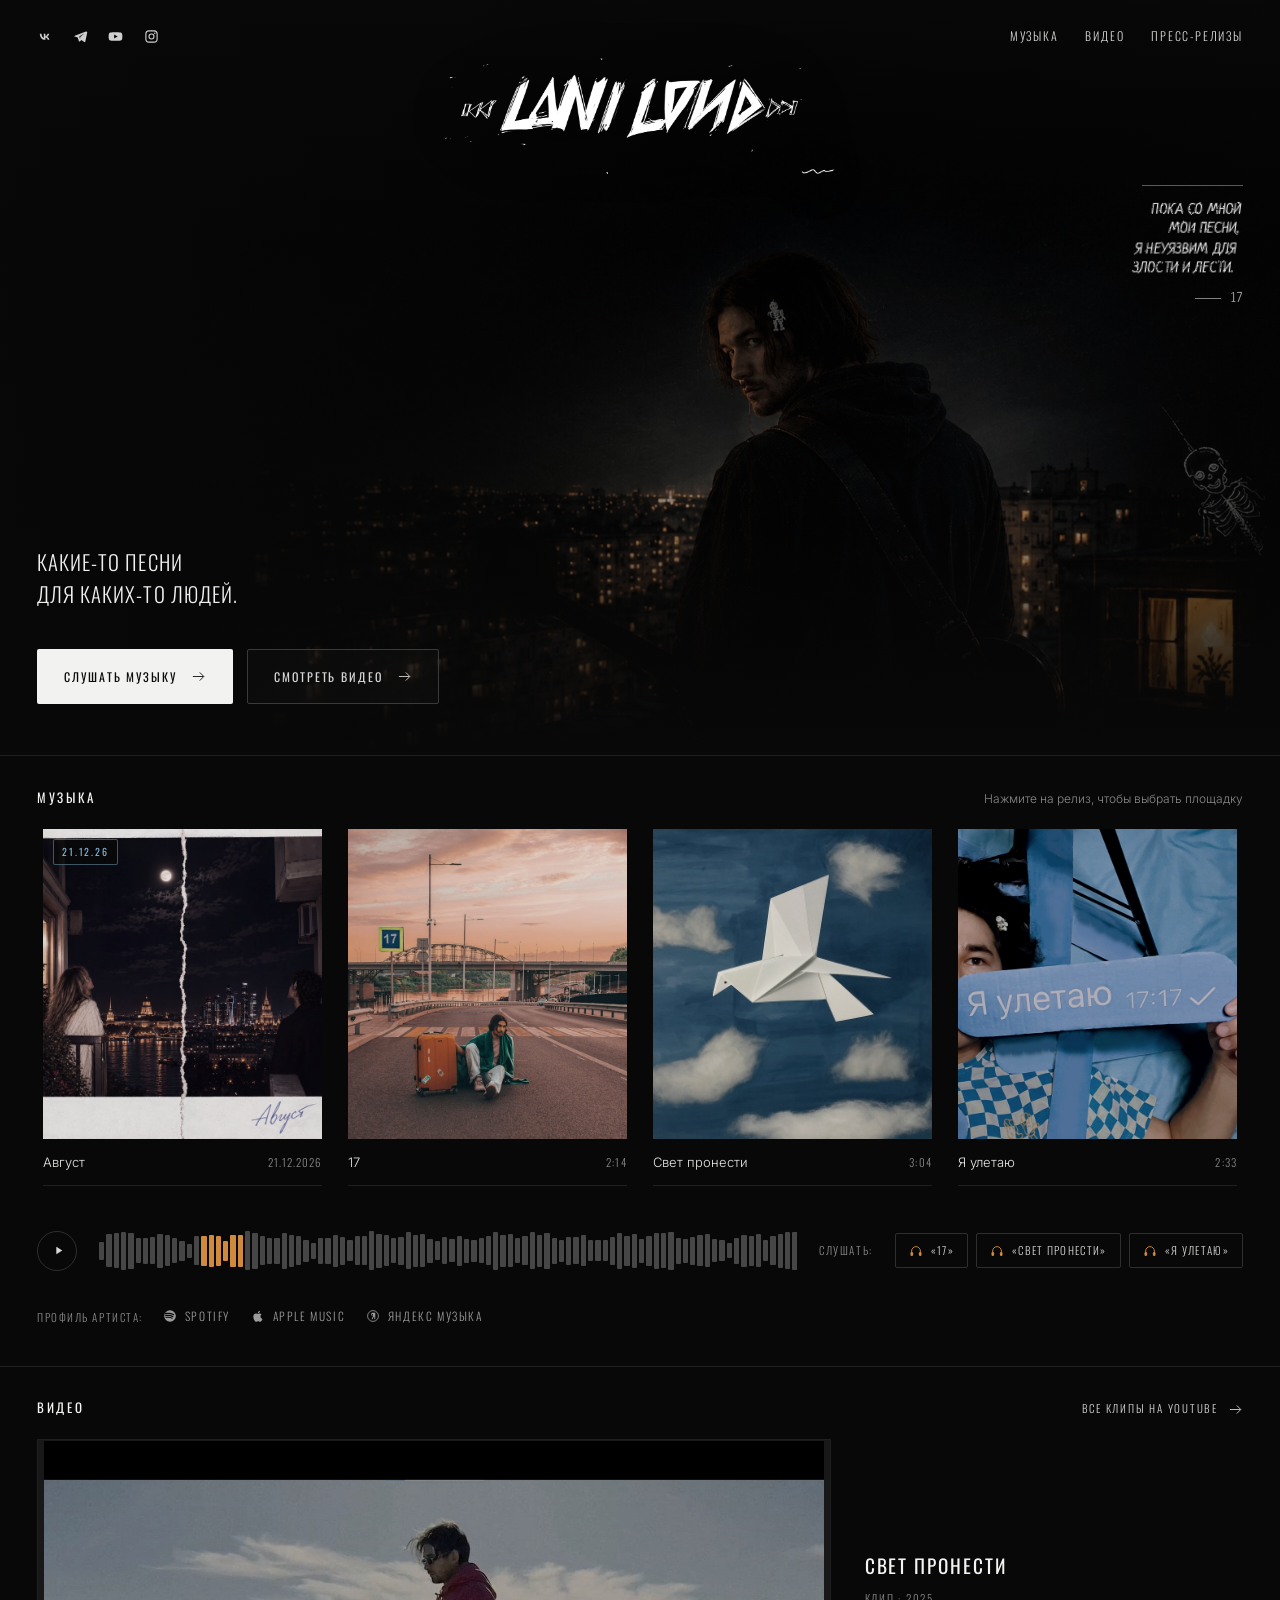
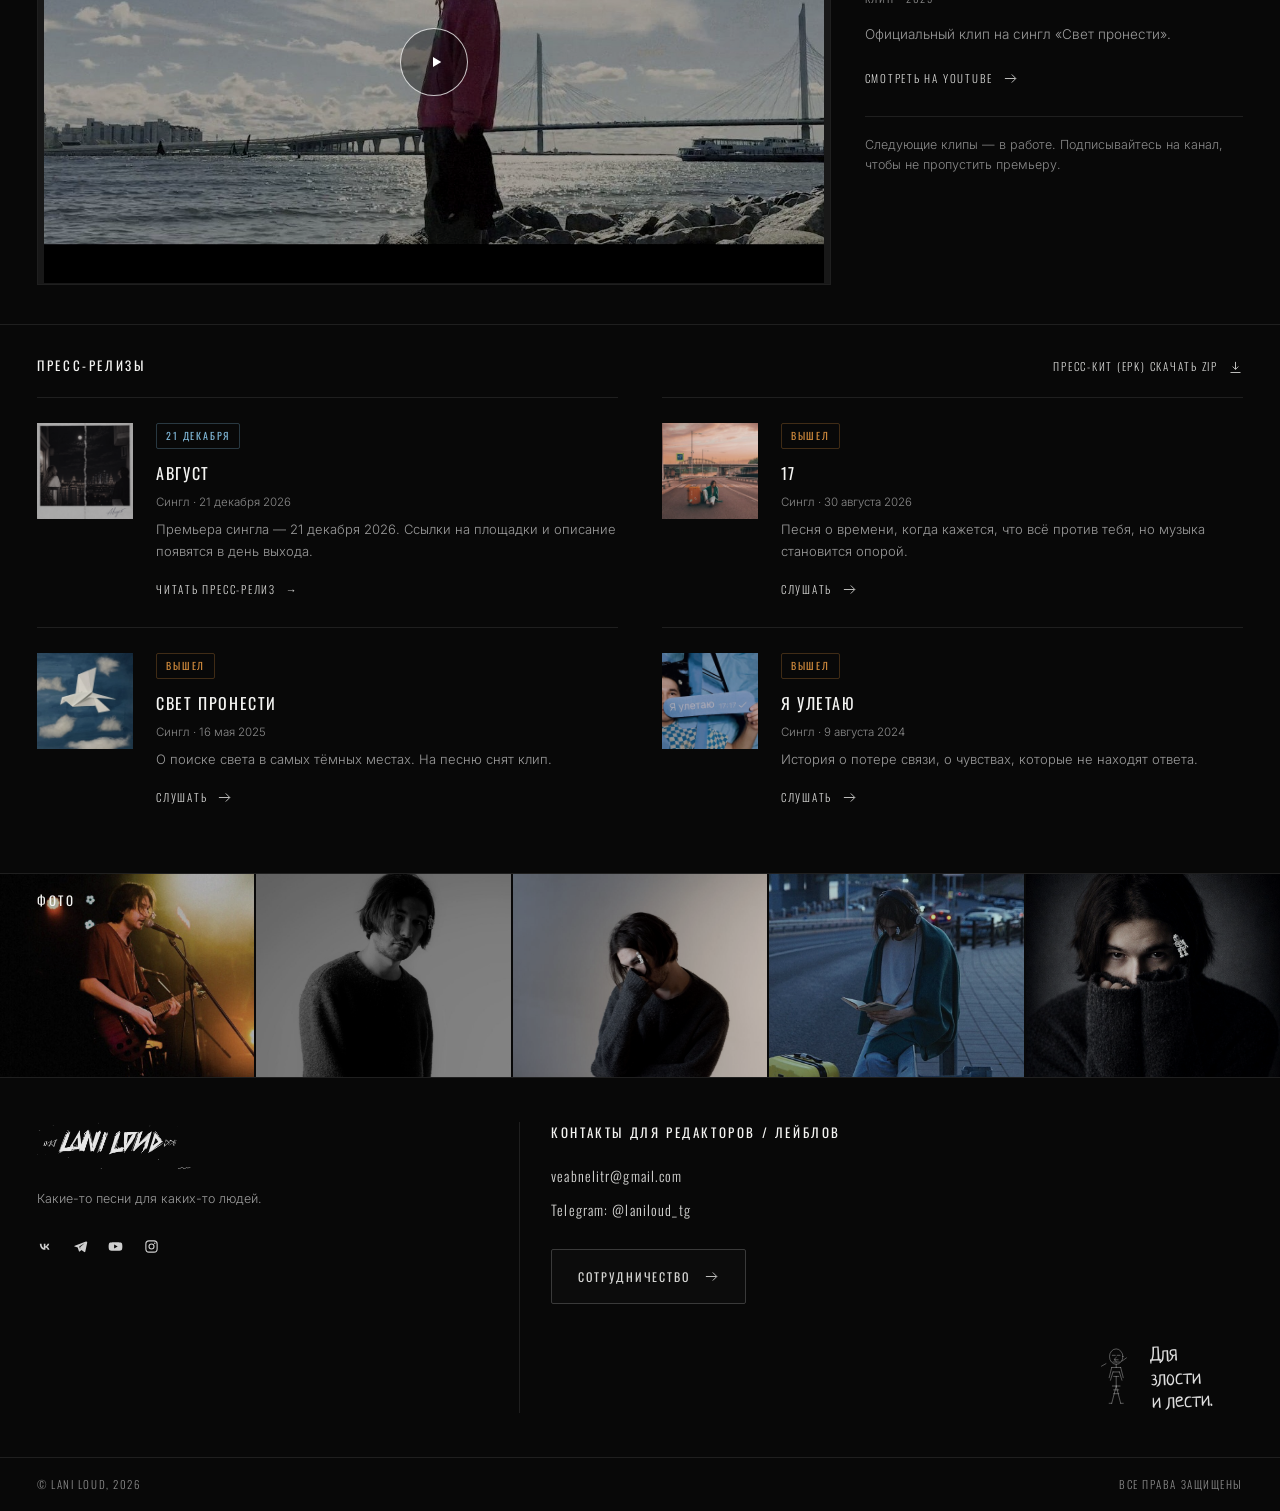
<file: index.html>
<!DOCTYPE html>
<html lang="ru">
<head>
<meta charset="utf-8">
<meta name="viewport" content="width=device-width, initial-scale=1">
<title>LANI LOUD — какие-то песни для каких-то людей</title>
<meta name="description" content="Официальный сайт LANI LOUD. 21 декабря 2026 — новый сингл «Август». Слушать «17», «Я улетаю», «Свет пронести» на Spotify, Apple Music, Яндекс Музыке и VK Музыке, смотреть клипы на YouTube, пресс-релизы о вышедших и грядущих песнях.">
<meta name="theme-color" content="#080808">
<link rel="canonical" href="https://laniloud.ru/">

<meta property="og:type" content="website">
<meta property="og:site_name" content="LANI LOUD">
<meta property="og:locale" content="ru_RU">
<meta property="og:title" content="LANI LOUD — какие-то песни для каких-то людей">
<meta property="og:description" content="21 декабря 2026 — новый сингл «Август». Слушать на всех площадках, клипы, пресс-релизы.">
<meta property="og:image" content="https://laniloud.ru/assets/img/og-image.jpg?v=2">
<meta property="og:image:width" content="1200">
<meta property="og:image:height" content="630">
<meta property="og:image:type" content="image/jpeg">
<meta property="og:url" content="https://laniloud.ru/">
<meta name="twitter:card" content="summary_large_image">
<meta name="twitter:image" content="https://laniloud.ru/assets/img/og-image.jpg?v=2">

<link rel="icon" href="favicon.ico" sizes="any">
<link rel="icon" type="image/png" sizes="192x192" href="assets/img/icon-192.png">
<link rel="icon" type="image/png" sizes="512x512" href="assets/img/icon-512.png">
<link rel="apple-touch-icon" href="assets/img/apple-touch-icon.png">

<link rel="preload" as="font" type="font/woff2" href="assets/fonts/oswald-400-cyrillic.woff2" crossorigin>
<link rel="preload" as="font" type="font/woff2" href="assets/fonts/inter-300-cyrillic.woff2" crossorigin>
<link rel="preload" as="image" href="assets/img/hero.jpg" media="(min-width: 781px)">
<link rel="preload" as="image" href="assets/img/hero-mobile.jpg" media="(max-width: 780px)">
<link rel="stylesheet" href="css/fonts.css?v=d62a52b9">
<link rel="stylesheet" href="css/style.css?v=0760f5a3">
<!-- класс js ставим сразу, чтобы блоки не мигали перед анимацией появления;
     если скрипты не загрузятся, через 2.5 с класс снимается и весь контент виден -->
<script>
  document.documentElement.className += ' js';
  setTimeout(function () {
    if (!window.__laniLoudReady) document.documentElement.classList.remove('js');
  }, 2500);
</script>
</head>
<body>

<a class="skip-link" href="#main">Перейти к содержанию</a>

<!-- ============ SVG-СПРАЙТ ИКОНОК ============ -->
<svg class="sprite" aria-hidden="true" focusable="false" xmlns="http://www.w3.org/2000/svg">
  <symbol id="i-vk" viewBox="0 0 24 24">
    <path fill="currentColor" d="M13.16 17.3c-5.2 0-8.5-3.65-8.63-9.7h2.7c.1 4.44 2.1 6.32 3.66 6.7V7.6h2.55v3.83c1.53-.17 3.13-1.94 3.66-3.83h2.53a7.3 7.3 0 0 1-3.3 4.7 7.5 7.5 0 0 1 3.62 4.9h-2.8c-.5-1.83-1.95-3.25-3.71-3.45v3.45h-.28Z"/>
  </symbol>
  <symbol id="i-tg" viewBox="0 0 24 24">
    <path fill="currentColor" d="M21.7 3.4 2.9 10.6c-1.1.44-1.1 1.1-.2 1.38l4.8 1.5 1.85 5.7c.23.63.4.87 1 .87.45 0 .65-.2.9-.45l2.2-2.15 4.6 3.4c.85.47 1.45.23 1.66-.78l3-14.2c.3-1.2-.46-1.75-1.4-1.32Zm-3.2 3.3-6.9 6.25-.27 3.02-1.34-4.13 8.5-5.14Z"/>
  </symbol>
  <symbol id="i-yt" viewBox="0 0 24 24">
    <path fill="currentColor" d="M22.5 7.6a2.75 2.75 0 0 0-1.94-1.95C18.8 5.15 12 5.15 12 5.15s-6.8 0-8.56.5A2.75 2.75 0 0 0 1.5 7.6C1 9.37 1 12 1 12s0 2.63.5 4.4a2.75 2.75 0 0 0 1.94 1.95c1.76.5 8.56.5 8.56.5s6.8 0 8.56-.5a2.75 2.75 0 0 0 1.94-1.95C23 14.63 23 12 23 12s0-2.63-.5-4.4ZM9.8 15.3V8.7l5.7 3.3-5.7 3.3Z"/>
  </symbol>
  <symbol id="i-ig" viewBox="0 0 24 24">
    <rect x="3" y="3" width="18" height="18" rx="5" fill="none" stroke="currentColor" stroke-width="1.8"/>
    <circle cx="12" cy="12" r="4" fill="none" stroke="currentColor" stroke-width="1.8"/>
    <circle cx="17.2" cy="6.8" r="1.2" fill="currentColor"/>
  </symbol>
  <symbol id="i-arrow" viewBox="0 0 24 24">
    <path fill="none" stroke="currentColor" stroke-width="1.4" d="M3 12h17M14 5.5 20.5 12 14 18.5"/>
  </symbol>
  <symbol id="i-play" viewBox="0 0 24 24">
    <path fill="currentColor" d="M8 5.2 19 12 8 18.8V5.2Z"/>
  </symbol>
  <symbol id="i-download" viewBox="0 0 24 24">
    <path fill="none" stroke="currentColor" stroke-width="1.4" d="M12 3v12m0 0 4.5-4.5M12 15l-4.5-4.5M4 20h16"/>
  </symbol>
  <symbol id="i-close" viewBox="0 0 24 24">
    <path fill="none" stroke="currentColor" stroke-width="1.4" d="M5 5l14 14M19 5 5 19"/>
  </symbol>
  <symbol id="i-spotify" viewBox="0 0 24 24">
    <path fill="currentColor" d="M12 2a10 10 0 1 0 0 20 10 10 0 0 0 0-20Zm4.6 14.4a.75.75 0 0 1-1.04.25c-2.85-1.75-6.44-2.14-10.66-1.17a.75.75 0 1 1-.33-1.46c4.62-1.06 8.6-.6 11.78 1.34.36.22.47.69.25 1.04Zm1.24-2.76a.94.94 0 0 1-1.29.31c-3.26-2-8.24-2.6-12.1-1.42a.94.94 0 1 1-.55-1.8c4.4-1.33 9.89-.67 13.63 1.62.44.27.58.85.31 1.29Zm.11-2.88C14.1 8.44 7.9 8.23 4.85 9.16a1.12 1.12 0 1 1-.65-2.15c3.5-1.06 10.35-.82 14.4 1.58a1.12 1.12 0 0 1-1.15 1.93Z"/>
  </symbol>
  <symbol id="i-apple" viewBox="0 0 24 24">
    <path fill="currentColor" d="M16.2 12.7c0-2.2 1.8-3.3 1.9-3.3-1-1.5-2.6-1.7-3.2-1.7-1.4-.1-2.7.8-3.3.8-.7 0-1.7-.8-2.8-.8C7.1 7.7 5.6 8.6 4.8 10c-1.7 2.9-.4 7.2 1.2 9.6.8 1.2 1.8 2.5 3 2.4 1.2 0 1.7-.8 3.2-.8s1.9.8 3.2.8c1.3 0 2.2-1.2 3-2.4.6-.9.9-1.4 1.3-2.4-2.6-1-3.5-3.4-3.5-4.5ZM14.3 6.2c.6-.8 1.1-1.9 1-3-.9 0-2.1.6-2.8 1.4-.6.7-1.1 1.8-1 2.9 1.1.1 2.1-.5 2.8-1.3Z"/>
  </symbol>
  <symbol id="i-yandex" viewBox="0 0 24 24">
    <circle cx="12" cy="12" r="9.3" fill="none" stroke="currentColor" stroke-width="1.4"/>
    <path fill="currentColor" d="M13.5 6.6h-1.8c-1.85 0-2.95 1-2.95 2.55 0 1.25.6 2.05 1.8 2.7l1.35.75-2.55 4.8h1.85l2.35-4.55.75.4v4.15h1.6V6.6Zm-1.55 5.35-.85-.5c-.8-.45-1.15-.85-1.15-1.6 0-.8.5-1.25 1.45-1.25h.55v3.35Z"/>
  </symbol>
  <symbol id="i-link" viewBox="0 0 24 24">
    <path fill="none" stroke="currentColor" stroke-width="1.5" d="M10.6 13.4a3.6 3.6 0 0 0 5.1 0l2.9-2.9a3.6 3.6 0 0 0-5.1-5.1l-1.2 1.2"/>
    <path fill="none" stroke="currentColor" stroke-width="1.5" d="M13.4 10.6a3.6 3.6 0 0 0-5.1 0l-2.9 2.9a3.6 3.6 0 0 0 5.1 5.1l1.2-1.2"/>
  </symbol>
  <symbol id="i-listen" viewBox="0 0 24 24">
    <path fill="none" stroke="currentColor" stroke-width="1.6" d="M4.5 14.5v-2.5a7.5 7.5 0 0 1 15 0v2.5"/>
    <rect x="2.6" y="13.6" width="4.4" height="7" rx="2.1" fill="currentColor"/>
    <rect x="17" y="13.6" width="4.4" height="7" rx="2.1" fill="currentColor"/>
  </symbol>
  <symbol id="i-skeleton" viewBox="0 0 120 190">
    <g fill="none" stroke="currentColor" stroke-width="2.1" stroke-linecap="round">
      <ellipse cx="60" cy="30" rx="21" ry="24"/>
      <path d="M48 26h9M63 26h9M54 40h12M50 47h20"/>
      <path d="M60 54v10M46 64h28M50 78h20M52 92h16"/>
      <path d="M46 64 38 96M74 64l8 32M50 78l-8 26M70 78l8 26"/>
      <path d="M60 92v30M48 122h24M52 134h16M52 146h16"/>
      <path d="M60 122 46 176M60 122l14 54M46 176h-8M74 176h8"/>
      <path d="M60 32c-6 4-6 10 0 14"/>
      <path d="M78 44l14-10M14 60l14-8"/>
    </g>
  </symbol>
  <!-- «выцарапанный» контур: чуть смещает пиксели текста, как будто написали от руки по фото -->
  <filter id="scratched" x="-15%" y="-25%" width="130%" height="150%">
    <feTurbulence type="fractalNoise" baseFrequency="0.7" numOctaves="2" seed="11" result="noise"/>
    <feDisplacementMap in="SourceGraphic" in2="noise" scale="2.1"
                       xChannelSelector="R" yChannelSelector="G"/>
  </filter>
</svg>

<!-- ============ ШАПКА ============ -->
<header class="site-header" id="site-header">
  <div class="wrap header-inner">
    <ul class="socials" aria-label="Соцсети">
      <li><a href="https://vk.ru/laniloud" target="_blank" rel="me noopener" aria-label="VK"><svg class="ico"><use href="#i-vk"></use></svg></a></li>
      <li><a href="https://t.me/laniloud_tg" target="_blank" rel="me noopener" aria-label="Telegram"><svg class="ico"><use href="#i-tg"></use></svg></a></li>
      <li><a href="https://www.youtube.com/@laniloud" target="_blank" rel="me noopener" aria-label="YouTube"><svg class="ico"><use href="#i-yt"></use></svg></a></li>
      <li><a href="https://www.instagram.com/laniloud/" target="_blank" rel="me noopener" aria-label="Instagram"><svg class="ico"><use href="#i-ig"></use></svg></a></li>
    </ul>

    <a class="header-logo" href="#top" aria-label="LANI LOUD — на главную">
      <img src="assets/img/logo.png" alt="LANI LOUD" width="1200" height="365">
    </a>

    <nav class="main-nav" id="main-nav" aria-label="Основная навигация">
      <ul>
        <li><a href="#music">Музыка</a></li>
        <li><a href="#video">Видео</a></li>
        <li><a href="#press">Пресс-релизы</a></li>
      </ul>
    </nav>

    <button class="burger" id="burger" aria-expanded="false" aria-controls="mobile-menu">
      <span class="burger-line"></span><span class="burger-line"></span>
      <span class="sr-only">Меню</span>
    </button>
  </div>
</header>

<!-- ============ МОБИЛЬНОЕ МЕНЮ ============ -->
<div class="mobile-menu" id="mobile-menu" hidden>
  <nav aria-label="Мобильная навигация">
    <ul>
      <li><a href="#music">Музыка</a></li>
      <li><a href="#video">Видео</a></li>
      <li><a href="#press">Пресс-релизы</a></li>
      <li><a href="#photo">Фото</a></li>
    </ul>
  </nav>
  <ul class="socials mobile-socials" aria-label="Соцсети">
    <li><a href="https://vk.ru/laniloud" target="_blank" rel="me noopener" aria-label="VK"><svg class="ico"><use href="#i-vk"></use></svg></a></li>
    <li><a href="https://t.me/laniloud_tg" target="_blank" rel="me noopener" aria-label="Telegram"><svg class="ico"><use href="#i-tg"></use></svg></a></li>
    <li><a href="https://www.youtube.com/@laniloud" target="_blank" rel="me noopener" aria-label="YouTube"><svg class="ico"><use href="#i-yt"></use></svg></a></li>
    <li><a href="https://www.instagram.com/laniloud/" target="_blank" rel="me noopener" aria-label="Instagram"><svg class="ico"><use href="#i-ig"></use></svg></a></li>
  </ul>
</div>

<main id="main">

  <!-- ============ HERO ============ -->
  <section class="hero" id="top" aria-labelledby="hero-title">
    <div class="hero-bg" role="img" aria-label="LANI LOUD с гитарой на крыше, ночной город"></div>
    <!-- Видео-баннер в запасе: чтобы вернуть его в hero, раскомментируйте блок ниже
         (файл assets/video/hero-banner.mp4 и постер assets/img/hero-poster.jpg на месте).
    <video class="hero-video" autoplay muted loop playsinline preload="metadata"
           poster="assets/img/hero-poster.jpg" aria-hidden="true" tabindex="-1">
      <source src="assets/video/hero-banner.mp4" type="video/mp4">
    </video>
    -->
    <div class="hero-scrim" aria-hidden="true"></div>

    <div class="hero-logo">
      <img src="assets/img/logo.png" alt="LANI LOUD" width="1200" height="365">
    </div>

    <div class="wrap hero-inner">
      <div class="hero-copy">
        <h1 class="hero-title" id="hero-title">
          Какие-то песни<br>для каких-то людей.
        </h1>
        <div class="hero-actions">
          <a class="btn btn-solid" href="#music">Слушать музыку <svg class="ico ico-arrow"><use href="#i-arrow"></use></svg></a>
          <a class="btn btn-ghost" href="#video">Смотреть видео <svg class="ico ico-arrow"><use href="#i-arrow"></use></svg></a>
        </div>
      </div>

      <figure class="hero-quote">
        <blockquote>
          <p>Пока со мной<br>мои песни,<br>я неуязвим для<br>злости и лести.</p>
        </blockquote>
        <figcaption>17</figcaption>
      </figure>
    </div>
  </section>

  <!-- ============ МУЗЫКА ============ -->
  <section class="section music" id="music" aria-labelledby="music-title">
    <div class="wrap">
      <header class="section-head">
        <h2 class="section-title" id="music-title">Музыка</h2>
        <span class="section-note">Нажмите на релиз, чтобы выбрать площадку</span>
      </header>
    </div>

    <div class="wrap">
      <ul class="track-grid" id="track-grid">
        <!-- Ссылки площадок у каждого релиза: data-spotify, data-apple, data-yandex,
             data-vk, data-youtube (если есть клип), data-bandlink (все площадки сразу) -->

        <!-- грядущий релиз ставим первым, чтобы его сразу видели -->
        <li class="track reveal" data-track="Август" data-duration="" data-type="Сингл / 21 декабря 2026">
          <button class="track-card" type="button" aria-label="«Август»: когда выйдет и где слушать">
            <span class="track-cover"><span class="track-badge">21.12.26</span><img src="assets/img/cover-04.jpg?v=5c06043e" alt="Обложка будущего сингла «Август»" loading="lazy" width="760" height="760"></span>
            <span class="track-meta"><span class="track-name">Август</span><span class="track-time">21.12.2026</span></span>
          </button>
        </li>
        <li class="track reveal" data-track="17" data-duration="2:14" data-type="Сингл / 2026"
            data-spotify="https://open.spotify.com/album/0VfAzkrqRdvfRVneUWTE5M"
            data-apple="https://music.apple.com/us/album/17-single/6808683986"
            data-yandex="https://music.yandex.ru/album/26507049"
            data-vk="https://music.vk.com/link/1vwnC"
            data-bandlink="https://band.link/PPYpE">
          <button class="track-card" type="button" aria-label="«17»: где слушать">
            <span class="track-cover"><img src="assets/img/cover-01.jpg" alt="Обложка сингла «17»" loading="lazy" width="760" height="760"></span>
            <span class="track-meta"><span class="track-name">17</span><span class="track-time">2:14</span></span>
          </button>
        </li>
        <li class="track reveal" data-track="Свет пронести" data-duration="3:04" data-type="Сингл / 2025"
            data-spotify="https://open.spotify.com/album/0Anfx8wPIja5qrxSFHohI1"
            data-apple="https://music.apple.com/us/album/%D1%81%D0%B2%D0%B5%D1%82-%D0%BF%D1%80%D0%BE%D0%BD%D0%B5%D1%81%D1%82%D0%B8-single/1811153710"
            data-yandex="https://music.yandex.ru/album/36456943"
            data-vk="https://music.vk.com/link/ckdWo"
            data-youtube="https://www.youtube.com/watch?v=R3nki-nZ7AA"
            data-bandlink="https://band.link/nLfDr">
          <button class="track-card" type="button" aria-label="«Свет пронести»: где слушать и клип">
            <span class="track-cover"><img src="assets/img/cover-03.jpg" alt="Обложка сингла «Свет пронести»" loading="lazy" width="640" height="640"></span>
            <span class="track-meta"><span class="track-name">Свет пронести</span><span class="track-time">3:04</span></span>
          </button>
        </li>
        <li class="track reveal" data-track="Я улетаю" data-duration="2:33" data-type="Сингл / 2024"
            data-spotify="https://open.spotify.com/album/6SXzouhXE7NWZcPvRJ8Y31"
            data-apple="https://music.apple.com/ru/album/%D1%8F-%D1%83%D0%BB%D0%B5%D1%82%D0%B0%D1%8E-single/1759431366"
            data-yandex="https://music.yandex.ru/album/32512436"
            data-vk="https://music.vk.com/link/2K4DV"
            data-bandlink="https://band.link/sen8W">
          <button class="track-card" type="button" aria-label="«Я улетаю»: где слушать">
            <span class="track-cover"><img src="assets/img/cover-02.jpg" alt="Обложка сингла «Я улетаю»" loading="lazy" width="760" height="760"></span>
            <span class="track-meta"><span class="track-name">Я улетаю</span><span class="track-time">2:33</span></span>
          </button>
        </li>
      </ul>
    </div>

    <div class="wrap">
      <div class="player-bar">
        <button class="player-btn" id="player-play" type="button" aria-label="Выбрать площадку для прослушивания">
          <svg class="ico"><use href="#i-play"></use></svg>
        </button>
        <div class="waveform" id="waveform" aria-hidden="true"></div>
        <span class="player-label">Слушать:</span>
        <ul class="platform-inline">
          <li><a href="https://band.link/PPYpE" target="_blank" rel="noopener"><svg class="ico"><use href="#i-listen"></use></svg><span>«17»</span></a></li>
          <li><a href="https://band.link/nLfDr" target="_blank" rel="noopener"><svg class="ico"><use href="#i-listen"></use></svg><span>«Свет пронести»</span></a></li>
          <li><a href="https://band.link/sen8W" target="_blank" rel="noopener"><svg class="ico"><use href="#i-listen"></use></svg><span>«Я улетаю»</span></a></li>
        </ul>
      </div>

      <!-- Профили артиста на площадках -->
      <div class="artist-links">
        <span class="player-label">Профиль артиста:</span>
        <ul>
          <li><a href="https://open.spotify.com/artist/3pFcnRwkA7zcBAzo29UafF" target="_blank" rel="noopener"><svg class="ico"><use href="#i-spotify"></use></svg>Spotify</a></li>
          <li><a href="https://music.apple.com/us/artist/lani-loud/1695722357" target="_blank" rel="noopener"><svg class="ico"><use href="#i-apple"></use></svg>Apple Music</a></li>
          <li><a href="https://music.yandex.ru/artist/6034328" target="_blank" rel="noopener"><svg class="ico"><use href="#i-yandex"></use></svg>Яндекс Музыка</a></li>
        </ul>
      </div>
    </div>
  </section>

  <!-- ============ ВИДЕО ============ -->
  <section class="section video" id="video" aria-labelledby="video-title">
    <div class="wrap">
      <header class="section-head">
        <h2 class="section-title" id="video-title">Видео</h2>
        <a class="section-link" href="https://www.youtube.com/@laniloud" target="_blank" rel="noopener">
          Все клипы на YouTube <svg class="ico ico-arrow"><use href="#i-arrow"></use></svg>
        </a>
      </header>
    </div>

    <div class="wrap">
      <!-- Клип один: по клику постер заменяется встроенным плеером YouTube -->
      <div class="video-featured reveal">
        <button class="video-embed" type="button" data-video-id="R3nki-nZ7AA"
                aria-label="Смотреть клип «Свет пронести» на YouTube">
          <img src="assets/img/video-clip.jpg?v=3f096c52" alt="Кадр из клипа «Свет пронести»" width="1280" height="720">
          <span class="video-play" aria-hidden="true"><svg class="ico"><use href="#i-play"></use></svg></span>
        </button>
        <div class="video-caption">
          <h3 class="video-name">Свет пронести</h3>
          <p class="video-type">Клип · 2025</p>
          <p class="video-text">Официальный клип на сингл «Свет пронести».</p>
          <a class="text-link" href="https://www.youtube.com/watch?v=R3nki-nZ7AA" target="_blank" rel="noopener">
            Смотреть на YouTube <svg class="ico ico-arrow"><use href="#i-arrow"></use></svg>
          </a>
          <p class="video-note">Следующие клипы — в работе. Подписывайтесь на канал, чтобы не пропустить премьеру.</p>
        </div>
      </div>
    </div>
  </section>

  <!-- ============ ПРЕСС-РЕЛИЗЫ ============ -->
  <section class="section press" id="press" aria-labelledby="press-title">
    <div class="wrap">
      <header class="section-head">
        <h2 class="section-title" id="press-title">Пресс-релизы</h2>
        <a class="section-link" href="assets/press/lani-loud-press-kit.zip?v=5c69eb76" download>
          Пресс-кит (EPK) скачать ZIP <svg class="ico ico-arrow"><use href="#i-download"></use></svg>
        </a>
      </header>
    </div>

    <div class="wrap">
      <ul class="press-grid">
        <!-- Грядущий релиз — первым: когда трек выйдет, поменяйте класс is-soon на обычный,
             бейдж на badge-out с текстом «Вышел» и впишите дату, описание и ссылку -->
        <li class="press-card is-soon reveal">
          <img src="assets/img/press-04.jpg?v=c4828562" alt="" loading="lazy" width="420" height="420">
          <div class="press-body">
            <span class="badge badge-soon">21 декабря</span>
            <h3 class="press-title">Август</h3>
            <p class="press-meta">Сингл · 21 декабря 2026</p>
            <p class="press-text">Премьера сингла — 21 декабря 2026. Ссылки на площадки и описание появятся в день выхода.</p>
            <a class="text-link" href="press/avgust.html">Читать пресс-релиз <span aria-hidden="true">→</span></a>
          </div>
        </li>
        <li class="press-card reveal">
          <img src="assets/img/press-01.jpg" alt="" loading="lazy" width="420" height="420">
          <div class="press-body">
            <span class="badge badge-out">Вышел</span>
            <h3 class="press-title">17</h3>
            <p class="press-meta">Сингл · 30 августа 2026</p>
            <p class="press-text">Песня о времени, когда кажется, что всё против тебя, но музыка становится опорой.</p>
            <a class="text-link" href="https://band.link/PPYpE" target="_blank" rel="noopener">Слушать <svg class="ico ico-arrow"><use href="#i-arrow"></use></svg></a>
          </div>
        </li>
        <li class="press-card reveal">
          <img src="assets/img/press-03.jpg" alt="" loading="lazy" width="420" height="420">
          <div class="press-body">
            <span class="badge badge-out">Вышел</span>
            <h3 class="press-title">Свет пронести</h3>
            <p class="press-meta">Сингл · 16 мая 2025</p>
            <p class="press-text">О поиске света в самых тёмных местах. На песню снят клип.</p>
            <a class="text-link" href="https://band.link/nLfDr" target="_blank" rel="noopener">Слушать <svg class="ico ico-arrow"><use href="#i-arrow"></use></svg></a>
          </div>
        </li>
        <li class="press-card reveal">
          <img src="assets/img/press-02.jpg" alt="" loading="lazy" width="420" height="420">
          <div class="press-body">
            <span class="badge badge-out">Вышел</span>
            <h3 class="press-title">Я улетаю</h3>
            <p class="press-meta">Сингл · 9 августа 2024</p>
            <p class="press-text">История о потере связи, о чувствах, которые не находят ответа.</p>
            <a class="text-link" href="https://band.link/sen8W" target="_blank" rel="noopener">Слушать <svg class="ico ico-arrow"><use href="#i-arrow"></use></svg></a>
          </div>
        </li>
      </ul>
    </div>
  </section>

  <!-- ============ ФОТО-ПОЛОСА ============ -->
  <section class="photo-strip" id="photo" aria-label="Фотографии">
    <h2 class="photo-label section-title">Фото</h2>
    <ul class="photo-row">
      <li><img src="assets/img/photo-01.jpg" alt="LANI LOUD на сцене в тёплом свете" loading="lazy" width="750" height="600"></li>
      <li><img src="assets/img/photo-02.jpg" alt="Чёрно-белый студийный портрет" loading="lazy" width="900" height="720"></li>
      <li><img src="assets/img/photo-03.jpg" alt="Студийный портрет в свитере" loading="lazy" width="900" height="720"></li>
      <li><img src="assets/img/photo-04.jpg" alt="С книгой и в наушниках у дороги, с жёлтым чемоданом" loading="lazy" width="750" height="600"></li>
      <li><img src="assets/img/photo-05.jpg" alt="Портрет: свитер закрывает лицо" loading="lazy" width="853" height="682"></li>
    </ul>
  </section>

</main>

<!-- ============ ФУТЕР ============ -->
<footer class="site-footer">
  <div class="wrap footer-inner">

    <div class="footer-col footer-brand">
      <img class="footer-logo" src="assets/img/logo.png" alt="LANI LOUD" width="1200" height="365" loading="lazy">
      <p class="footer-note">Какие-то песни для каких-то людей.</p>

      <ul class="socials footer-socials" aria-label="Соцсети">
        <li><a href="https://vk.ru/laniloud" target="_blank" rel="me noopener" aria-label="VK"><svg class="ico"><use href="#i-vk"></use></svg></a></li>
        <li><a href="https://t.me/laniloud_tg" target="_blank" rel="me noopener" aria-label="Telegram"><svg class="ico"><use href="#i-tg"></use></svg></a></li>
        <li><a href="https://www.youtube.com/@laniloud" target="_blank" rel="me noopener" aria-label="YouTube"><svg class="ico"><use href="#i-yt"></use></svg></a></li>
        <li><a href="https://www.instagram.com/laniloud/" target="_blank" rel="me noopener" aria-label="Instagram"><svg class="ico"><use href="#i-ig"></use></svg></a></li>
      </ul>
    </div>

    <div class="footer-col footer-contacts">
      <h2 class="section-title">Контакты для редакторов / лейблов</h2>
      <ul class="contact-list">
        <li><a href="mailto:veabnelitr@gmail.com">veabnelitr@gmail.com</a></li>
        <li><a href="https://t.me/laniloud_tg" target="_blank" rel="noopener">Telegram: @laniloud_tg</a></li>
      </ul>
      <a class="btn btn-ghost" href="mailto:veabnelitr@gmail.com?subject=%D0%A1%D0%BE%D1%82%D1%80%D1%83%D0%B4%D0%BD%D0%B8%D1%87%D0%B5%D1%81%D1%82%D0%B2%D0%BE">
        Сотрудничество <svg class="ico ico-arrow"><use href="#i-arrow"></use></svg>
      </a>
      <div class="footer-skeleton">
        <svg aria-hidden="true"><use href="#i-skeleton"></use></svg>
        <p class="script-line">Для<br>злости<br>и лести.</p>
      </div>
    </div>

  </div>

  <div class="wrap footer-bottom">
    <p>© LANI LOUD, <span data-year>2026</span></p>
    <p>Все права защищены</p>
  </div>
</footer>

<!-- ============ МОДАЛКА «ГДЕ СЛУШАТЬ» ============ -->
<div class="modal" id="listen-modal" hidden>
  <div class="modal-backdrop" data-close></div>
  <div class="modal-panel" role="dialog" aria-modal="true" aria-labelledby="listen-title">
    <button class="modal-close" type="button" data-close aria-label="Закрыть">
      <svg class="ico"><use href="#i-close"></use></svg>
    </button>
    <img class="modal-cover" id="listen-cover" src="assets/img/cover-01.jpg" alt="" width="760" height="760">
    <div class="modal-body">
      <h2 class="modal-title" id="listen-title">17</h2>
      <p class="modal-meta" id="listen-meta">2:14 · Сингл / 2026</p>
      <ul class="platform-list" id="listen-platforms"></ul>
    </div>
  </div>
</div>

<script type="application/ld+json">
{
  "@context": "https://schema.org",
  "@type": "MusicGroup",
  "name": "LANI LOUD",
  "genre": ["Rap", "Rock", "Alternative"],
  "email": "veabnelitr@gmail.com",
  "url": "https://laniloud.ru/",
  "image": "https://laniloud.ru/assets/img/og-image.jpg",
  "logo": "https://laniloud.ru/assets/img/logo.png",
  "sameAs": [
    "https://vk.ru/laniloud",
    "https://t.me/laniloud_tg",
    "https://www.youtube.com/@laniloud",
    "https://www.instagram.com/laniloud/",
    "https://open.spotify.com/artist/3pFcnRwkA7zcBAzo29UafF",
    "https://music.apple.com/us/artist/lani-loud/1695722357",
    "https://music.yandex.ru/artist/6034328"
  ],
  "album": [
    {
      "@type": "MusicAlbum",
      "name": "Август",
      "datePublished": "2026-12-21"
    },
    {
      "@type": "MusicAlbum",
      "name": "17",
      "datePublished": "2026-08-30",
      "sameAs": [
        "https://open.spotify.com/album/0VfAzkrqRdvfRVneUWTE5M",
        "https://music.apple.com/us/album/17-single/6808683986",
        "https://music.yandex.ru/album/26507049",
        "https://band.link/PPYpE"
      ]
    },
    {
      "@type": "MusicAlbum",
      "name": "Я улетаю",
      "datePublished": "2024-08-09",
      "sameAs": [
        "https://open.spotify.com/album/6SXzouhXE7NWZcPvRJ8Y31",
        "https://music.apple.com/ru/album/%D1%8F-%D1%83%D0%BB%D0%B5%D1%82%D0%B0%D1%8E-single/1759431366",
        "https://music.yandex.ru/album/32512436",
        "https://band.link/sen8W"
      ]
    },
    {
      "@type": "MusicAlbum",
      "name": "Свет пронести",
      "datePublished": "2025-05-16",
      "sameAs": [
        "https://open.spotify.com/album/0Anfx8wPIja5qrxSFHohI1",
        "https://music.apple.com/us/album/%D1%81%D0%B2%D0%B5%D1%82-%D0%BF%D1%80%D0%BE%D0%BD%D0%B5%D1%81%D1%82%D0%B8-single/1811153710",
        "https://music.yandex.ru/album/36456943",
        "https://band.link/nLfDr"
      ]
    }
  ]
}
</script>

<script src="js/main.js?v=4999d413" defer></script>
</body>
</html>
</file>
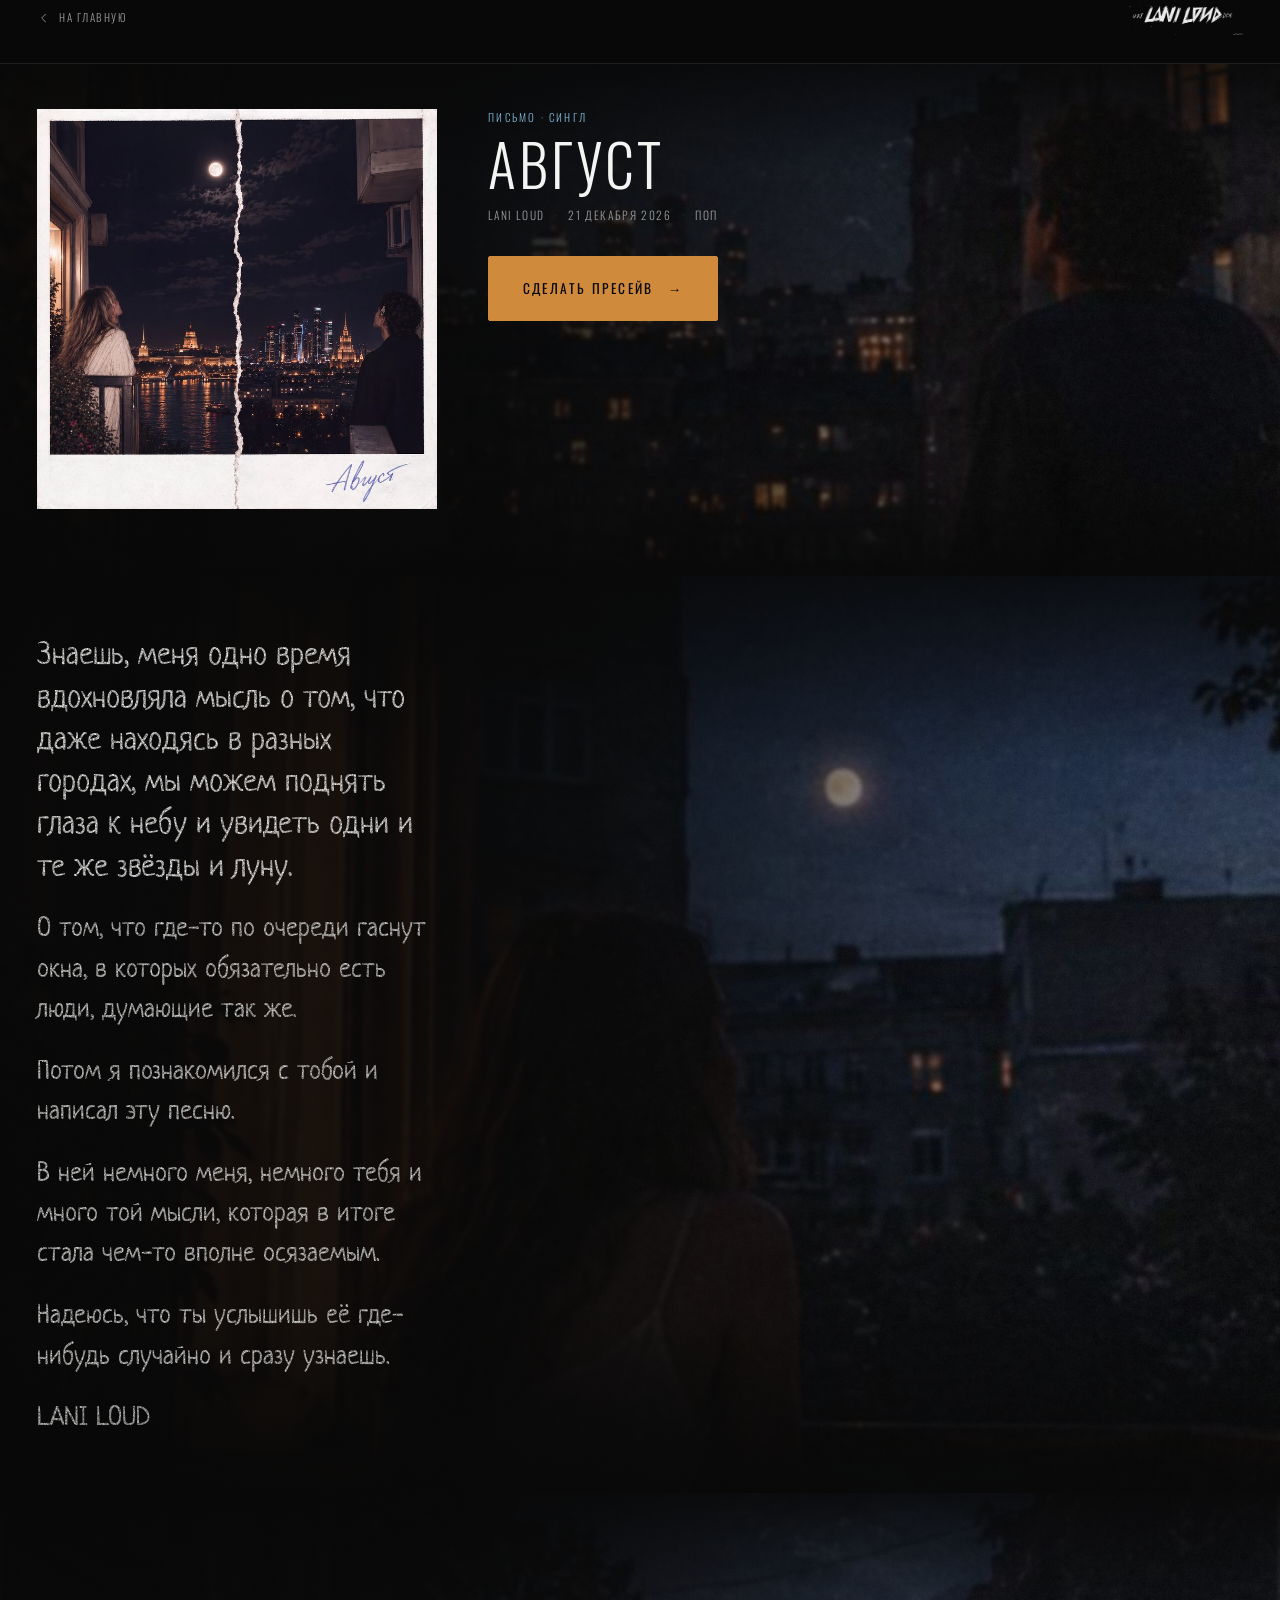
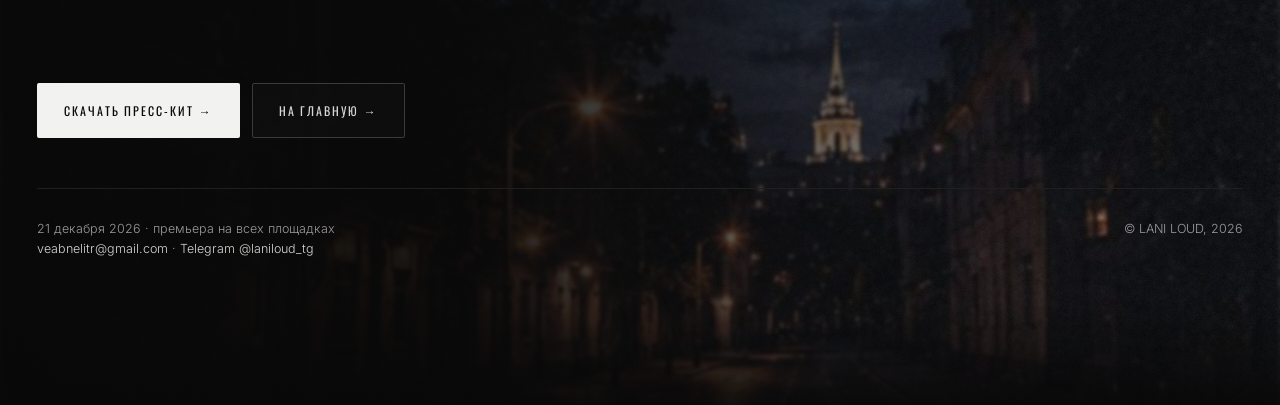
<file: press/avgust.html>
<!DOCTYPE html>
<html lang="ru">
<head>
<meta charset="utf-8">
<meta name="viewport" content="width=device-width, initial-scale=1">
<title>Письмо: LANI LOUD — «Август» · 21 декабря 2026</title>
<meta name="description" content="Письмо о песне «Август»: откуда она взялась, как записана и почему её стоит послушать. Премьера — 21 декабря 2026.">
<link rel="canonical" href="https://laniloud.ru/press/avgust.html">
<meta property="og:type" content="article">
<meta property="og:locale" content="ru_RU">
<meta property="og:site_name" content="LANI LOUD">
<meta property="og:title" content="Письмо: LANI LOUD — «Август»">
<meta property="og:description" content="Откуда взялась песня, как записана и почему её стоит послушать. Премьера — 21 декабря 2026.">
<meta property="og:image" content="https://laniloud.ru/assets/img/cover-04.jpg?v=5c06043e">
<meta property="og:url" content="https://laniloud.ru/press/avgust.html">
<meta name="twitter:card" content="summary_large_image">
<meta name="twitter:image" content="https://laniloud.ru/assets/img/cover-04.jpg?v=5c06043e">
<meta name="theme-color" content="#080808">

<link rel="icon" href="../favicon.ico" sizes="any">
<link rel="icon" type="image/png" sizes="192x192" href="../assets/img/icon-192.png">
<link rel="apple-touch-icon" href="../assets/img/apple-touch-icon.png">

<link rel="preload" as="font" type="font/woff2" href="../assets/fonts/oswald-400-cyrillic.woff2" crossorigin>
<link rel="preload" as="font" type="font/woff2" href="../assets/fonts/inter-300-cyrillic.woff2" crossorigin>
<link rel="stylesheet" href="../css/fonts.css">
<link rel="stylesheet" href="../css/style.css?v=757864a5">
</head>
<body class="release-page">

<!-- палитра и свечения для рисунков: медь и синева сайта -->
<svg width="0" height="0" aria-hidden="true" style="position:absolute">
  <defs>
    <linearGradient id="skyGrad" x1="0" y1="0" x2="0" y2="1">
      <stop offset="0" stop-color="#25406b"/>
      <stop offset=".28" stop-color="#183055"/>
      <stop offset=".6" stop-color="#0e1b30"/>
      <stop offset="1" stop-color="#070b13"/>
    </linearGradient>
    <radialGradient id="moonHalo">
      <stop offset="0" stop-color="#fff6e2" stop-opacity=".95"/>
      <stop offset=".18" stop-color="#ffdca8" stop-opacity=".62"/>
      <stop offset=".45" stop-color="#e0a05a" stop-opacity=".26"/>
      <stop offset="1" stop-color="#c07a30" stop-opacity="0"/>
    </radialGradient>
    <radialGradient id="warmHalo">
      <stop offset="0" stop-color="#f8b76d" stop-opacity=".85"/>
      <stop offset="1" stop-color="#d08a3c" stop-opacity="0"/>
    </radialGradient>
    <radialGradient id="coolHalo">
      <stop offset="0" stop-color="#9fd0ea" stop-opacity=".6"/>
      <stop offset="1" stop-color="#2b4a63" stop-opacity="0"/>
    </radialGradient>
    <radialGradient id="starHead">
      <stop offset="0" stop-color="#fff" stop-opacity="1"/>
      <stop offset=".3" stop-color="#ffe6b8" stop-opacity=".75"/>
      <stop offset="1" stop-color="#ffd9a0" stop-opacity="0"/>
    </radialGradient>
    <linearGradient id="tail1" gradientUnits="userSpaceOnUse" x1="720" y1="40" x2="890" y2="250">
      <stop offset="0" stop-color="#ffe3b0" stop-opacity="0"/>
      <stop offset=".5" stop-color="#ffd9a0" stop-opacity=".34"/>
      <stop offset="1" stop-color="#fff" stop-opacity=".95"/>
    </linearGradient>
    <linearGradient id="tail2" gradientUnits="userSpaceOnUse" x1="990" y1="20" x2="1070" y2="200">
      <stop offset="0" stop-color="#ffe3b0" stop-opacity="0"/>
      <stop offset=".5" stop-color="#ffd9a0" stop-opacity=".3"/>
      <stop offset="1" stop-color="#fff" stop-opacity=".9"/>
    </linearGradient>
    <linearGradient id="tail3" gradientUnits="userSpaceOnUse" x1="600" y1="16" x2="700" y2="170">
      <stop offset="0" stop-color="#d8ecff" stop-opacity="0"/>
      <stop offset=".5" stop-color="#bfe0f5" stop-opacity=".28"/>
      <stop offset="1" stop-color="#fff" stop-opacity=".9"/>
    </linearGradient>
    <linearGradient id="waterGrad" x1="0" y1="0" x2="0" y2="1">
      <stop offset="0" stop-color="#12283c"/>
      <stop offset="1" stop-color="#04070c"/>
    </linearGradient>
    <linearGradient id="horizonGlow" x1="0" y1="0" x2="0" y2="1">
      <stop offset="0" stop-color="#d08a3c" stop-opacity="0"/>
      <stop offset="1" stop-color="#f0b268" stop-opacity=".5"/>
    </linearGradient>
    <filter id="grain">
      <feTurbulence type="fractalNoise" baseFrequency=".85" numOctaves="2" result="n"/>
      <feColorMatrix in="n" type="saturate" values="0"/>
      <feComponentTransfer><feFuncA type="linear" slope=".15"/></feComponentTransfer>
    </filter>
    <radialGradient id="vignette">
      <stop offset=".55" stop-color="#000" stop-opacity="0"/>
      <stop offset="1" stop-color="#000" stop-opacity=".6"/>
    </radialGradient>
  </defs>
</svg>

<!-- фильтр «нацарапанного» контура для рукописного текста -->
<svg width="0" height="0" aria-hidden="true" style="position:absolute">
  <filter id="scratchLetter" x="-3%" y="-3%" width="106%" height="106%">
    <feTurbulence type="fractalNoise" baseFrequency="0.62" numOctaves="3" seed="9" result="grain"/>
    <feColorMatrix in="grain" type="matrix" result="mask"
      values="0 0 0 0 0  0 0 0 0 0  0 0 0 0 0  0.9 0.5 0.3 0 -0.18"/>
    <feComposite in="SourceGraphic" in2="mask" operator="in" result="dry"/>
    <feTurbulence type="fractalNoise" baseFrequency="0.09 0.19" numOctaves="2" seed="4" result="wobble"/>
    <feDisplacementMap in="dry" in2="wobble" scale="1.5" xChannelSelector="R" yChannelSelector="G"/>
  </filter>
</svg>

<header class="release-top wrap">
  <a class="release-back" href="../index.html">
    <svg width="14" height="14" viewBox="0 0 24 24" fill="none" stroke="currentColor" stroke-width="1.5" aria-hidden="true"><path d="M15 5l-7 7 7 7"/></svg>
    На главную
  </a>
  <img src="../assets/img/logo.png" alt="LANI LOUD" width="1200" height="365">
</header>

<!-- ── шапка: город, мост, луна ───────────────────────────── -->
<section class="release-band" style="padding-top:clamp(24px,2.6vw,38px)">
  <div class="band-art" aria-hidden="true"><img src="../assets/img/art-city.jpg" alt="" width="2000" height="1200"></div>
  <div class="band-scrim"></div>
  <div class="band-inner wrap">
    <div class="release-hero" style="margin-top:0">
      <div class="release-cover">
        <img src="../assets/img/cover-04.jpg?v=5c06043e" alt="Обложка сингла «Август»" width="760" height="760">
      </div>
      <div>
        <p class="release-kicker">Письмо · сингл</p>
        <h1 class="release-title">Август</h1>
        <p class="release-meta">
          <span>LANI LOUD</span>
          <span>21 декабря 2026</span>
          <span>поп</span>
        </p>
        <a class="btn btn-ember btn-lg presave" href="https://band.link/xwhOE" target="_blank" rel="noopener">
          Сделать пресейв <span aria-hidden="true">→</span>
        </a>
      </div>
    </div>
  </div>
</section>

<!-- ── письмо: два балкона, разрыв, луна ──────────────────── -->
<section class="release-band">
  <div class="band-art" aria-hidden="true"><img src="../assets/img/art-balcony.jpg" alt="" width="2000" height="1200"></div>
  <div class="band-scrim"></div>
  <div class="band-inner wrap">
    <div class="letter">
      <p>Знаешь, меня одно время вдохновляла мысль о том, что даже находясь в разных городах, мы можем поднять глаза к небу и увидеть одни и те же звёзды и луну.</p>
      <p>О том, что где-то по очереди гаснут окна, в которых обязательно есть люди, думающие так же.</p>
      <p>Потом я познакомился с тобой и написал эту песню.</p>
      <p>В ней немного меня, немного тебя и много той мысли, которая в итоге стала чем-то вполне осязаемым.</p>
      <p>Надеюсь, что ты услышишь её где-нибудь случайно и сразу узнаешь.</p>
      <p class="letter-sign">LANI LOUD</p>
    </div>
  </div>
</section>

<footer class="release-band">
  <div class="band-art" aria-hidden="true"><img src="../assets/img/art-stars.jpg" alt="" width="2000" height="1200"></div>
  <div class="band-scrim"></div>
  <div class="band-inner wrap">
    <div class="release-cta">
      <a class="btn btn-solid" href="../assets/press/lani-loud-press-kit.zip?v=5c69eb76" download>Скачать пресс-кит →</a>
      <a class="btn btn-ghost" href="../index.html">На главную →</a>
    </div>
    <div class="release-foot">
      <span>
        21 декабря 2026 · премьера на всех площадках<br>
        <a href="mailto:veabnelitr@gmail.com">veabnelitr@gmail.com</a> ·
        <a href="https://t.me/laniloud_tg" target="_blank" rel="noopener">Telegram @laniloud_tg</a>
      </span>
      <span>© LANI LOUD, 2026</span>
    </div>
  </div>
</footer>

</body>
</html>
</file>
<file: css/fonts.css>
/* Шрифты лежат рядом с сайтом — внешний CDN не используется.
   Файл собран скриптом design/fetch_fonts.py, править вручную не нужно. */

@font-face {
  font-family: 'Inter';
  font-style: normal;
  font-weight: 300;
  font-display: swap;
  src: url('../assets/fonts/inter-300-cyrillic.woff2') format('woff2');
  unicode-range: U+0301, U+0400-045F, U+0490-0491, U+04B0-04B1, U+2116;
}

@font-face {
  font-family: 'Inter';
  font-style: normal;
  font-weight: 300;
  font-display: swap;
  src: url('../assets/fonts/inter-300-latin.woff2') format('woff2');
  unicode-range: U+0000-00FF, U+0131, U+0152-0153, U+02BB-02BC, U+02C6, U+02DA, U+02DC, U+0304, U+0308, U+0329, U+2000-206F, U+20AC, U+2122, U+2191, U+2193, U+2212, U+2215, U+FEFF, U+FFFD;
}

@font-face {
  font-family: 'Neucha';
  font-style: normal;
  font-weight: 400;
  font-display: swap;
  src: url('../assets/fonts/neucha-400-cyrillic.woff2') format('woff2');
  unicode-range: U+0301, U+0400-045F, U+0490-0491, U+04B0-04B1, U+2116;
}

@font-face {
  font-family: 'Neucha';
  font-style: normal;
  font-weight: 400;
  font-display: swap;
  src: url('../assets/fonts/neucha-400-latin.woff2') format('woff2');
  unicode-range: U+0000-00FF, U+0131, U+0152-0153, U+02BB-02BC, U+02C6, U+02DA, U+02DC, U+0304, U+0308, U+0329, U+2000-206F, U+20AC, U+2122, U+2191, U+2193, U+2212, U+2215, U+FEFF, U+FFFD;
}

@font-face {
  font-family: 'Oswald';
  font-style: normal;
  font-weight: 300;
  font-display: swap;
  src: url('../assets/fonts/oswald-300-cyrillic.woff2') format('woff2');
  unicode-range: U+0301, U+0400-045F, U+0490-0491, U+04B0-04B1, U+2116;
}

@font-face {
  font-family: 'Oswald';
  font-style: normal;
  font-weight: 300;
  font-display: swap;
  src: url('../assets/fonts/oswald-300-latin.woff2') format('woff2');
  unicode-range: U+0000-00FF, U+0131, U+0152-0153, U+02BB-02BC, U+02C6, U+02DA, U+02DC, U+0304, U+0308, U+0329, U+2000-206F, U+20AC, U+2122, U+2191, U+2193, U+2212, U+2215, U+FEFF, U+FFFD;
}

@font-face {
  font-family: 'Oswald';
  font-style: normal;
  font-weight: 400;
  font-display: swap;
  src: url('../assets/fonts/oswald-400-cyrillic.woff2') format('woff2');
  unicode-range: U+0301, U+0400-045F, U+0490-0491, U+04B0-04B1, U+2116;
}

@font-face {
  font-family: 'Oswald';
  font-style: normal;
  font-weight: 400;
  font-display: swap;
  src: url('../assets/fonts/oswald-400-latin.woff2') format('woff2');
  unicode-range: U+0000-00FF, U+0131, U+0152-0153, U+02BB-02BC, U+02C6, U+02DA, U+02DC, U+0304, U+0308, U+0329, U+2000-206F, U+20AC, U+2122, U+2191, U+2193, U+2212, U+2215, U+FEFF, U+FFFD;
}
</file>
<file: css/style.css>
/* ==========================================================================
   LANI LOUD — дизайн-система и вёрстка главной страницы
   Палитра и метрики сняты с концепта (см. design/analyze_concept.py)
   Структура: шапка → hero с видео-баннером → музыка → видео → пресс-релизы → фото → футер
   ========================================================================== */

/* ---------- 1. Токены ---------- */
:root {
  /* фон и поверхности */
  --bg:            #080808;
  --bg-soft:       #0e0e0e;
  --surface:       #181818;
  --surface-2:     #222222;
  --line:          #1f1f1f;
  --line-strong:   #2e2e2e;

  /* текст */
  --text:          #f4f4f2;
  --text-soft:     #d6d6d4;
  --text-muted:    #9c9c9c;
  --text-dim:      #8a8a8a;   /* было #6f6f6f — не дотягивало до 4.5:1 по контрасту */

  /* акцент — тёплый янтарь городских огней */
  --ember:         #d08a3c;
  --ember-soft:    rgba(208, 138, 60, .28);
  --cool:          #7fb6d6;   /* холодный акцент логотипа, для бейджей «скоро» */

  /* типографика */
  --font-display: "Oswald", "Arial Narrow", Impact, sans-serif;
  --font-body:    "Inter", -apple-system, "Segoe UI", Roboto, Arial, sans-serif;
  --font-script:  "Neucha", "Caveat", "Segoe Script", cursive;

  /* сетка */
  --maxw:   1440px;
  --gut:    clamp(18px, 2.9vw, 44px);
  --radius: 2px;

  --ease: cubic-bezier(.22, .61, .36, 1);
}

/* ---------- 2. Сброс ---------- */
*, *::before, *::after { box-sizing: border-box; }
html { -webkit-text-size-adjust: 100%; scroll-behavior: smooth; }
body {
  margin: 0;
  background: var(--bg);
  color: var(--text);
  font-family: var(--font-body);
  font-size: 15px;
  font-weight: 300;
  line-height: 1.6;
  -webkit-font-smoothing: antialiased;
  overflow-x: hidden;
}
img, svg, video { display: block; max-width: 100%; }
h1, h2, h3, p, figure, blockquote, ul, ol { margin: 0; padding: 0; }
ul, ol { list-style: none; }
a { color: inherit; text-decoration: none; }
button, input { font: inherit; color: inherit; }
button { background: none; border: 0; cursor: pointer; }
:focus-visible { outline: 1px solid var(--ember); outline-offset: 3px; }

.sprite { position: absolute; width: 0; height: 0; overflow: hidden; }
.ico { width: 16px; height: 16px; flex: none; }
.ico-arrow { width: 15px; height: 15px; }
.sr-only {
  position: absolute; width: 1px; height: 1px; padding: 0; margin: -1px;
  overflow: hidden; clip: rect(0 0 0 0); white-space: nowrap; border: 0;
}
.skip-link {
  position: absolute; left: -9999px; top: 0; z-index: 200;
  padding: 12px 18px; background: var(--text); color: #0a0a0a;
  font-family: var(--font-display); font-size: 12px; letter-spacing: .12em; text-transform: uppercase;
}
.skip-link:focus { left: 12px; top: 12px; }

.wrap { width: 100%; max-width: var(--maxw); margin-inline: auto; padding-inline: var(--gut); }

/* ---------- 3. Типографика-компоненты ---------- */
.section-title {
  font-family: var(--font-display);
  font-size: 13px;
  font-weight: 400;
  letter-spacing: .2em;
  text-transform: uppercase;
  color: var(--text);
}
.section-head {
  display: flex; align-items: baseline; justify-content: space-between; gap: 20px;
  padding-block: clamp(24px, 2.4vw, 34px) clamp(16px, 1.6vw, 22px);
}
.section-note {
  font-size: 12px; color: var(--text-dim);
}
.section-link,
.text-link {
  display: inline-flex; align-items: center; gap: 10px;
  font-family: var(--font-display); font-size: 11px; font-weight: 300;
  letter-spacing: .16em; text-transform: uppercase; color: var(--text-soft);
  transition: color .25s var(--ease);
}
.section-link:hover, .text-link:hover { color: var(--ember); }
.section-link .ico-arrow, .text-link .ico-arrow { transition: transform .3s var(--ease); }
.section-link:hover .ico-arrow, .text-link:hover .ico-arrow { transform: translateX(4px); }
.text-link.is-muted { color: var(--text-dim); cursor: default; }
.text-link.is-muted:hover { color: var(--text-dim); }

/* бейджи статуса релиза */
.badge {
  display: inline-block; margin-bottom: 12px;
  padding: 4px 9px; border: 1px solid var(--line-strong); border-radius: 2px;
  font-family: var(--font-display); font-size: 10px; font-weight: 400;
  letter-spacing: .18em; text-transform: uppercase;
}
.badge-out { color: var(--ember); border-color: var(--ember-soft); }
.badge-soon { color: var(--cool); border-color: rgba(127, 182, 214, .28); }

/* ---------- 4. Кнопки ---------- */
.btn {
  display: inline-flex; align-items: center; justify-content: center; gap: 14px;
  padding: 17px 26px;
  font-family: var(--font-display); font-size: 12px; font-weight: 400;
  letter-spacing: .16em; text-transform: uppercase;
  border: 1px solid transparent; border-radius: var(--radius);
  transition: background-color .3s var(--ease), color .3s var(--ease),
              border-color .3s var(--ease), transform .3s var(--ease);
}
.btn .ico-arrow { transition: transform .3s var(--ease); }
.btn:hover .ico-arrow { transform: translateX(4px); }
.btn-solid { background: #f2f2f0; color: #0a0a0a; }
.btn-solid:hover { background: #fff; transform: translateY(-1px); }
.btn-ghost { border-color: #3a3a3a; color: var(--text-soft); background: rgba(255, 255, 255, .015); }
.btn-ghost:hover { border-color: var(--ember); color: #fff; }

/* ---------- 5. Шапка ---------- */
.site-header {
  position: fixed; inset: 0 0 auto 0; z-index: 60;
  transition: background-color .4s var(--ease), border-color .4s var(--ease);
  border-bottom: 1px solid transparent;
}
.site-header.is-stuck {
  background: rgba(8, 8, 8, .92);
  backdrop-filter: blur(10px);
  border-bottom-color: var(--line);
}
.header-inner {
  display: grid; grid-template-columns: 1fr auto 1fr; align-items: center; gap: 20px;
  min-height: 72px;
}
/* логотип в шапке проявляется только после прокрутки: в hero уже есть большой */
.header-logo {
  justify-self: center;
  opacity: 0; visibility: hidden;
  transition: opacity .35s var(--ease), visibility .35s var(--ease);
}
.site-header.is-stuck .header-logo { opacity: 1; visibility: visible; }
.header-logo img {
  width: auto; height: clamp(22px, 2.1vw, 30px);
  filter: drop-shadow(0 2px 10px rgba(0, 0, 0, .7));
}
.socials { display: flex; align-items: center; gap: clamp(14px, 1.6vw, 22px); }
.socials a { color: #cfcfcf; transition: color .25s var(--ease), transform .25s var(--ease); }
.socials a:hover { color: var(--ember); transform: translateY(-1px); }
.socials .ico { width: 15px; height: 15px; }

.main-nav { justify-self: end; }
.main-nav ul { display: flex; align-items: center; gap: clamp(14px, 2.1vw, 30px); }
.main-nav a {
  position: relative;
  font-family: var(--font-display); font-size: 12px; font-weight: 300;
  letter-spacing: .15em; text-transform: uppercase; color: var(--text-soft);
  padding-block: 6px; transition: color .25s var(--ease);
}
.main-nav a::after {
  content: ""; position: absolute; left: 0; right: 0; bottom: 0; height: 1px;
  background: var(--ember); transform: scaleX(0); transform-origin: left;
  transition: transform .3s var(--ease);
}
.main-nav a:hover { color: #fff; }
.main-nav a:hover::after { transform: scaleX(1); }

.burger { display: none; justify-self: end; width: 34px; height: 34px; padding: 8px 4px; }
.burger-line { display: block; height: 1px; background: var(--text-soft); transition: transform .3s var(--ease); }
.burger-line + .burger-line { margin-top: 7px; }
.burger[aria-expanded="true"] .burger-line:first-child { transform: translateY(4px) rotate(45deg); }
.burger[aria-expanded="true"] .burger-line:last-child { transform: translateY(-4px) rotate(-45deg); }

/* ---------- 6. Мобильное меню ---------- */
.mobile-menu {
  position: fixed; inset: 0; z-index: 55;
  background: rgba(8, 8, 8, .98);
  padding: 100px var(--gut) 40px;
  display: flex; flex-direction: column; justify-content: space-between;
}
.mobile-menu[hidden] { display: none; }
.mobile-menu nav a {
  display: block; padding-block: 14px;
  font-family: var(--font-display); font-size: 26px; font-weight: 300;
  letter-spacing: .1em; text-transform: uppercase; color: var(--text);
  border-bottom: 1px solid var(--line);
}
.mobile-menu nav a:hover { color: var(--ember); }
.mobile-socials { padding-top: 30px; }
body.is-locked { overflow: hidden; }

/* ---------- 7. Hero с видео-баннером ---------- */
.hero {
  position: relative;
  display: flex; flex-direction: column;
  min-height: clamp(620px, 84vh, 840px);
  padding: 56px 0 clamp(34px, 4vw, 58px);
  overflow: hidden;
  border-bottom: 1px solid var(--line);
}
.hero-bg {
  position: absolute; inset: 0;
  /* По горизонтали 100% — справа всегда остаются скелет-дудл и окно.
     По вертикали: фон масштабируется по ширине окна, поэтому голова «уезжает»
     вниз на широких экранах. 19.17vw — на какой высоте в кадре голова,
     250px — на какой высоте hero её удержать. Значение отрицательное, то есть
     картинка приподнимается; min(0px, …) не даёт уйти в плюс и оставить пустоту сверху. */
  background-image: url("../assets/img/hero.jpg");
  background-repeat: no-repeat;
  background-size: cover;
  background-position: 100% min(0px, calc(250px - 19.17vw));
}
.hero-video {
  position: absolute; inset: 0;
  width: 100%; height: 100%;
  object-fit: cover; object-position: center center;
}
.hero-scrim {
  position: absolute; inset: 0;
  background:
    linear-gradient(90deg, rgba(8, 8, 8, .92) 0%, rgba(8, 8, 8, .55) 34%, rgba(8, 8, 8, .05) 62%, rgba(8, 8, 8, .35) 100%),
    linear-gradient(180deg, rgba(8, 8, 8, .88) 0%, rgba(8, 8, 8, .05) 32%, rgba(8, 8, 8, .3) 70%, var(--bg) 100%);
}
.hero-logo { position: relative; z-index: 3; padding-inline: var(--gut); }
/* логотип: увеличен так, чтобы просвет сверху и до головы был одинаковым
   (56 px сверху и ~56 px до волос на типичном десктопе). */
.hero-logo img {
  width: clamp(220px, 30.4vw, 437px); height: auto; margin-inline: auto;
  filter: drop-shadow(0 6px 28px rgba(0, 0, 0, .9));
}
.hero-inner {
  position: relative; z-index: 2;
  flex: 1;
  display: grid; grid-template-columns: minmax(0, 1fr) minmax(0, 300px);
  align-items: end; gap: 40px;
  padding-top: clamp(6px, 0.8vw, 14px);
}
.hero-title {
  font-family: var(--font-display);
  font-size: clamp(17px, 1.62vw, 24px);
  font-weight: 300;
  line-height: 1.55;
  letter-spacing: .05em;
  text-transform: uppercase;
  color: #f0f0ee;
  max-width: 22ch;
}
.hero-actions { display: flex; flex-wrap: wrap; gap: 14px; margin-top: clamp(24px, 3vw, 40px); }

/* цитата: как в референсе — прописные, наклон, тонкие «процарапанные» штрихи,
   стоит выше скелета-дудла и не задевает его */
.hero-quote {
  align-self: start;
  text-align: right;
  max-width: 250px;
  margin-left: auto;
}
.hero-quote::before {
  content: ""; display: block; width: 100%; height: 1px;
  background: rgba(255, 255, 255, .34); margin: 0 0 13px auto;
}
.hero-quote blockquote p {
  font-family: var(--font-script);
  font-size: clamp(14px, 1.16vw, 17px);
  font-weight: 400;
  line-height: 1.3;
  letter-spacing: .01em;
  text-transform: uppercase;
  color: rgba(255, 255, 255, .88);
  text-shadow: 0 0 15px rgba(255, 255, 255, .16), 0 2px 12px rgba(0, 0, 0, .9);
  transform: skewX(-8deg);
  transform-origin: 100% 0;
  filter: url(#scratched);
}
.hero-quote figcaption {
  display: flex; align-items: center; justify-content: flex-end; gap: 10px;
  margin-top: 12px;
  font-family: var(--font-script); font-size: 13px;
  letter-spacing: .06em; text-transform: uppercase;
  color: rgba(255, 255, 255, .6);
}
.hero-quote figcaption::before {
  content: ""; width: 26px; height: 1px; background: rgba(255, 255, 255, .5);
}

/* ---------- 8. Секции ---------- */
.section { border-bottom: 1px solid var(--line); }

/* ---------- 9. Музыка ---------- */
.track-grid {
  display: grid; grid-template-columns: repeat(auto-fit, minmax(220px, 1fr));
  gap: clamp(10px, 1.15vw, 18px);
  padding-bottom: clamp(6px, 1vw, 12px);
}
.track-card { display: block; width: 100%; text-align: left; }
.track-cover {
  position: relative;
  display: block; overflow: hidden; background: var(--surface);
  aspect-ratio: 9 / 10;                 /* пропорция обложки как в концепте */
}
.track-badge {
  position: absolute; z-index: 2; top: 10px; left: 10px;
  padding: 4px 8px; border: 1px solid rgba(127, 182, 214, .45); border-radius: 2px;
  background: rgba(8, 8, 8, .68);
  font-family: var(--font-display); font-size: 10px; font-weight: 400;
  letter-spacing: .18em; text-transform: uppercase; color: var(--cool);
}
.track-cover img {
  width: 100%; height: 100%; object-fit: cover;
  filter: grayscale(.3) brightness(.88) contrast(1.06);
  transition: transform .6s var(--ease), filter .6s var(--ease);
}
.track-card:hover .track-cover img,
.track-card:focus-visible .track-cover img { transform: scale(1.035); filter: grayscale(0) brightness(1) contrast(1.02); }
.track-meta {
  display: flex; align-items: baseline; justify-content: space-between; gap: 10px;
  padding-block: 13px 12px;
  border-bottom: 1px solid var(--line);
}
.track-name { font-size: 13px; color: #e8e8e6; }
.track-time {
  font-family: var(--font-display); font-size: 11px; font-weight: 300;
  letter-spacing: .1em; color: var(--text-dim);
}
.track-card:hover .track-name { color: #fff; }
.track-card:hover .track-time { color: var(--ember); }

.player-bar {
  display: flex; align-items: center; flex-wrap: wrap;
  gap: clamp(14px, 1.8vw, 22px);
  padding-block: clamp(20px, 2.4vw, 30px) clamp(24px, 2.6vw, 34px);
}
.player-btn {
  width: 40px; height: 40px; flex: none;
  display: grid; place-items: center;
  border: 1px solid var(--line-strong); border-radius: 50%;
  color: #d8d8d6;
  transition: border-color .3s var(--ease), color .3s var(--ease), transform .3s var(--ease);
}
.player-btn .ico { width: 13px; height: 13px; margin-left: 2px; }
.player-btn:hover { border-color: var(--ember); color: #fff; transform: scale(1.05); }
.waveform { display: flex; align-items: center; gap: 2px; flex: 1 1 220px; height: 44px; overflow: hidden; }
.waveform span {
  flex: 1 1 auto; min-width: 1px; background: #464646; border-radius: 1px;
  transition: background-color .4s var(--ease);
}
.player-bar:hover .waveform span { background: #5c5c5c; }
.waveform span.is-ember { background: var(--ember); }

.player-label {
  font-family: var(--font-display); font-size: 11px; font-weight: 300;
  letter-spacing: .14em; text-transform: uppercase; color: var(--text-dim);
}
.platform-inline { display: flex; align-items: center; flex-wrap: wrap; gap: 8px; }
.platform-inline a {
  display: inline-flex; align-items: center; gap: 8px;
  padding: 8px 13px; border: 1px solid var(--line-strong); border-radius: 2px;
  font-family: var(--font-display); font-size: 11px; font-weight: 300;
  letter-spacing: .12em; text-transform: uppercase; color: var(--text-soft);
  transition: color .25s var(--ease), border-color .25s var(--ease), background-color .25s var(--ease);
}
.platform-inline a:hover { color: #fff; border-color: var(--ember); background: rgba(208, 138, 60, .06); }
.platform-inline .ico { width: 14px; height: 14px; color: var(--ember); }

/* профили артиста на площадках */
.artist-links {
  display: flex; align-items: center; flex-wrap: wrap; gap: 12px 20px;
  padding-bottom: clamp(24px, 2.8vw, 38px);
}
.artist-links ul { display: flex; align-items: center; flex-wrap: wrap; gap: clamp(14px, 1.6vw, 24px); }
.artist-links a {
  display: inline-flex; align-items: center; gap: 8px;
  font-family: var(--font-display); font-size: 11.5px; font-weight: 300;
  letter-spacing: .14em; text-transform: uppercase; color: var(--text-muted);
  transition: color .25s var(--ease);
}
.artist-links a:hover { color: var(--ember); }
.artist-links .ico { width: 14px; height: 14px; }

/* ---------- 10. Видео ---------- */
.video-featured {
  display: grid; grid-template-columns: minmax(0, 2.1fr) minmax(0, 1fr);
  gap: clamp(20px, 2.6vw, 44px);
  align-items: center;
  padding-bottom: clamp(28px, 3vw, 44px);
}
.video-embed {
  position: relative; display: block; width: 100%;
  aspect-ratio: 16 / 9; overflow: hidden;
  background: var(--surface); border: 1px solid var(--line);
}
.video-embed img {
  width: 100%; height: 100%; object-fit: cover;
  filter: grayscale(.25) brightness(.82) contrast(1.06);
  transition: transform .6s var(--ease), filter .6s var(--ease);
}
.video-embed:hover img { transform: scale(1.03); filter: grayscale(0) brightness(1); }
.video-embed.is-playing { cursor: default; }
.video-iframe { width: 100%; height: 100%; border: 0; display: block; }
.video-play { position: absolute; inset: 0; display: grid; place-items: center; color: #fff; pointer-events: none; }
.video-play::before {
  content: ""; position: absolute; width: 68px; height: 68px;
  border: 1px solid rgba(255, 255, 255, .75); border-radius: 50%;
  background: rgba(8, 8, 8, .35);
  transition: background-color .3s var(--ease), border-color .3s var(--ease), transform .3s var(--ease);
}
.video-play .ico { position: relative; width: 18px; height: 18px; margin-left: 4px; }
.video-embed:hover .video-play::before { background: var(--ember); border-color: var(--ember); transform: scale(1.08); }

.video-caption { padding-top: 2px; }
.video-caption .video-name {
  font-family: var(--font-display); font-size: clamp(18px, 1.5vw, 22px); font-weight: 400;
  letter-spacing: .1em; text-transform: uppercase; color: var(--text);
}
.video-caption .video-type {
  margin-top: 8px;
  font-family: var(--font-display); font-size: 11px; font-weight: 300;
  letter-spacing: .16em; text-transform: uppercase; color: var(--text-dim);
}
.video-text { margin: 16px 0 20px; font-size: 13.5px; line-height: 1.68; color: var(--text-muted); }
.video-note {
  margin-top: 26px; padding-top: 18px; border-top: 1px solid var(--line);
  font-size: 12.5px; line-height: 1.6; color: var(--text-dim);
}

/* ---------- 11. Пресс-релизы ---------- */
.press-grid {
  display: grid; grid-template-columns: 1fr 1fr;
  column-gap: clamp(24px, 3.4vw, 60px);
  padding-bottom: clamp(28px, 3vw, 44px);
}
.press-card {
  display: grid; grid-template-columns: 96px minmax(0, 1fr); gap: clamp(16px, 1.8vw, 24px);
  padding-block: clamp(18px, 2vw, 26px);
  border-top: 1px solid var(--line);
}
.press-card img {
  width: 96px; height: 96px; object-fit: cover; align-self: start;
  filter: grayscale(.25) brightness(.9);
  transition: filter .5s var(--ease);
}
.press-card:hover img { filter: grayscale(0) brightness(1); }
.press-card.is-soon img { filter: grayscale(.75) brightness(.7); }
.press-title { font-family: var(--font-display); font-size: 16px; font-weight: 400; letter-spacing: .1em; text-transform: uppercase; color: var(--text); }
.press-meta { margin: 6px 0 8px; font-size: 11.5px; color: var(--text-dim); }
.press-text { font-size: 13px; line-height: 1.68; color: var(--text-muted); margin-bottom: 14px; }

/* ---------- 12. Фото-полоса ---------- */
.photo-strip { position: relative; border-bottom: 1px solid var(--line); }
.photo-label {
  position: absolute; top: 0; left: 50%; transform: translateX(-50%);
  width: 100%; max-width: var(--maxw); padding: 16px var(--gut); z-index: 2;
}
.photo-row { display: grid; grid-template-columns: repeat(5, minmax(0, 1fr)); gap: 2px; }
.photo-row li { aspect-ratio: 5 / 4; overflow: hidden; }
.photo-row img {
  width: 100%; height: 100%; object-fit: cover;
  filter: grayscale(.42) brightness(.86) contrast(1.06);
  transition: filter .5s var(--ease), transform .6s var(--ease);
}
.photo-row li:hover img { filter: grayscale(0) brightness(1); transform: scale(1.02); }

/* ---------- 13. Футер ---------- */
.site-footer { background: var(--bg); }
.footer-inner {
  display: grid; grid-template-columns: 1fr 1.5fr;
  padding-block: clamp(30px, 3.4vw, 50px);
}
.footer-col { padding-right: clamp(20px, 2.4vw, 40px); }
.footer-contacts { border-left: 1px solid var(--line); padding-left: clamp(20px, 2.4vw, 40px); }
.footer-col .section-title { margin-bottom: clamp(16px, 1.8vw, 22px); }
.footer-brand { display: flex; flex-direction: column; align-items: flex-start; }
.footer-logo { width: clamp(150px, 12vw, 190px); height: auto; margin-bottom: clamp(14px, 1.6vw, 20px); opacity: .9; }
.footer-note { font-size: 12.5px; color: var(--text-muted); max-width: 30ch; }
.footer-socials { margin-top: clamp(20px, 2.4vw, 30px); }

.contact-list { margin-bottom: 26px; }
.contact-list li + li { margin-top: 10px; }
.contact-list a { font-family: var(--font-display); font-size: 14px; font-weight: 300; letter-spacing: .08em; color: var(--text-soft); transition: color .25s var(--ease); }
.contact-list a:hover { color: var(--ember); }

.footer-skeleton { display: flex; align-items: center; justify-content: flex-end; gap: 16px; margin-top: clamp(28px, 3vw, 46px); }
.footer-skeleton svg { width: clamp(38px, 3vw, 48px); height: auto; aspect-ratio: 120 / 190; color: rgba(228, 228, 228, .55); }
.script-line { font-family: var(--font-script); font-size: clamp(19px, 1.6vw, 24px); line-height: 1.15; color: #dedede; transform: rotate(-2deg); }

.footer-bottom {
  display: flex; align-items: center; justify-content: space-between; gap: 16px;
  padding-block: 18px; border-top: 1px solid var(--line);
  font-family: var(--font-display); font-size: 11px; font-weight: 300;
  letter-spacing: .14em; text-transform: uppercase; color: var(--text-dim);
}

/* ---------- 14. Модалка «где слушать» ---------- */
.modal { position: fixed; inset: 0; z-index: 100; display: grid; place-items: center; padding: 20px; }
.modal[hidden] { display: none; }
.modal-backdrop { position: absolute; inset: 0; background: rgba(4, 4, 4, .84); backdrop-filter: blur(6px); }
.modal-panel {
  position: relative; z-index: 1;
  width: min(580px, 100%);
  display: grid; grid-template-columns: 180px minmax(0, 1fr); gap: clamp(18px, 2vw, 28px);
  padding: clamp(20px, 2.4vw, 30px);
  background: var(--bg-soft); border: 1px solid var(--line-strong);
  animation: modal-in .35s var(--ease) both;
}
@keyframes modal-in { from { opacity: 0; transform: translateY(10px) scale(.99); } to { opacity: 1; transform: none; } }
.modal-cover { width: 100%; height: auto; aspect-ratio: 1; object-fit: cover; align-self: start; filter: brightness(.94); }
.modal-body { min-width: 0; }
.modal-title { font-family: var(--font-display); font-size: 20px; font-weight: 400; letter-spacing: .1em; text-transform: uppercase; }
.modal-meta { margin-top: 8px; font-size: 12px; color: var(--text-dim); }
.platform-list { margin-top: 22px; display: grid; gap: 8px; }
.platform-list .platform-link {
  display: flex; align-items: center; justify-content: space-between; gap: 12px;
  padding: 13px 16px; border: 1px solid var(--line-strong);
  font-family: var(--font-display); font-size: 12px; font-weight: 300;
  letter-spacing: .14em; text-transform: uppercase; color: var(--text-soft);
  transition: border-color .3s var(--ease), color .3s var(--ease), background-color .3s var(--ease);
}
a.platform-link:hover { border-color: var(--ember); color: #fff; background: rgba(208, 138, 60, .06); }
.platform-list .ico-arrow { width: 14px; height: 14px; }
.platform-list .is-disabled { opacity: .45; pointer-events: none; }
.platform-link .pla { display: inline-flex; align-items: center; gap: 10px; }
.platform-link .pla .ico { width: 15px; height: 15px; }
.modal-close {
  position: absolute; top: 12px; right: 12px; z-index: 2;
  width: 36px; height: 36px; display: grid; place-items: center;
  color: var(--text-muted); transition: color .25s var(--ease), transform .25s var(--ease);
}
.modal-close:hover { color: #fff; transform: rotate(90deg); }

/* ---------- 14b. Подтверждение действия (копирование адреса) ---------- */
.toast {
  position: fixed; left: 50%; bottom: clamp(20px, 3vw, 38px); z-index: 140;
  transform: translate(-50%, 14px);
  max-width: min(92vw, 480px); padding: 14px 22px;
  border: 1px solid var(--line-strong); background: rgba(16, 16, 16, .97);
  color: var(--text-soft); font-size: 12.5px; line-height: 1.5; letter-spacing: .02em;
  text-align: center; opacity: 0; visibility: hidden;
  transition: opacity .3s var(--ease), transform .3s var(--ease), visibility .3s;
}
.toast.is-visible { opacity: 1; visibility: visible; transform: translate(-50%, 0); }
.toast b { font-weight: 400; color: var(--ember); }
@media (prefers-reduced-motion: reduce) {
  .toast { transition: none; }
}

/* ---------- 15. Появление при скролле ---------- */
.js .reveal { opacity: 0; transform: translateY(14px); }
.js .reveal.is-visible { opacity: 1; transform: none; transition: opacity .7s var(--ease), transform .7s var(--ease); }

/* ---------- 16. Адаптив ---------- */
@media (max-width: 1100px) {
  /* ряды карточек музыки и фото превращаются в горизонтальную ленту */
  .track-grid,
  .photo-row {
    display: flex; gap: 10px;
    overflow-x: auto; scroll-snap-type: x mandatory;
    padding-bottom: 6px;
    scrollbar-width: thin;
    -webkit-overflow-scrolling: touch;
  }
  .track-grid > *, .photo-row > * { flex: 0 0 clamp(180px, 30vw, 260px); scroll-snap-align: start; }
  .track-grid { padding-inline: var(--gut); }
  .wrap > .track-grid { margin-inline: calc(var(--gut) * -1); }
  .photo-row { padding-inline: 2px; }
  .photo-row > * { flex: 0 0 clamp(200px, 34vw, 300px); }
  .photo-row li { aspect-ratio: auto; }
  .photo-row img { aspect-ratio: 5 / 4; }

  .press-grid { grid-template-columns: 1fr; }
  .video-featured { grid-template-columns: 1fr; }
}

@media (max-width: 780px) {
  .main-nav { display: none; }
  .burger { display: block; }
  .header-inner { grid-template-columns: 1fr auto; min-height: 60px; }
  .header-logo { justify-self: start; grid-column: 1; grid-row: 1; }
  .socials { display: none; }
  .burger { grid-column: 2; grid-row: 1; }

  /* на телефоне hero — это кадр во всю ширину, поверх него логотип, ниже текст */
  .hero {
    min-height: auto;
    padding-top: 68vw;                      /* высота кадра: лицо остаётся выше заголовка */
    padding-bottom: clamp(30px, 7vw, 46px);
  }
  .hero-video { display: none; }
  /* на телефоне — кадр без добавленного неба: фон тут уходит под текст,
     и лицо остаётся выше заголовка, как было */
  .hero-bg {
    background-image: url("../assets/img/hero-mobile.jpg");
    background-size: cover;
    background-position: 68% center;
  }
  .hero-scrim {
    background: linear-gradient(180deg,
      rgba(8, 8, 8, .8) 0%, rgba(8, 8, 8, .18) 18%, rgba(8, 8, 8, .05) 38%,
      rgba(8, 8, 8, .4) 66%, var(--bg) 96%);
  }
  .hero-logo { position: absolute; top: 30px; left: 0; right: 0; }
  .hero-logo img { width: min(58vw, 260px); }
  .hero-inner { grid-template-columns: 1fr; align-items: start; gap: 30px; padding-top: clamp(24px, 7vw, 40px); padding-bottom: 0; }
  .hero-title { font-size: clamp(16px, 4.4vw, 20px); max-width: none; }
  .hero-quote { text-align: left; max-width: 320px; margin-left: 0; padding-top: 22px; border-top: 1px solid var(--line); }
  .hero-quote::before { display: none; }
  .hero-quote blockquote p { transform: none; }          /* на телефоне наклон только мешает чтению */
  .hero-quote figcaption { justify-content: flex-start; }
  .hero-actions { flex-direction: column; align-items: stretch; }
  .hero-actions .btn { width: 100%; }

  .press-card { grid-template-columns: 72px minmax(0, 1fr); gap: 16px; }
  .press-card img { width: 72px; height: 72px; }

  .footer-inner { grid-template-columns: 1fr; }
  .footer-col { padding-right: 0; }
  .footer-contacts { border-left: 0; border-top: 1px solid var(--line); margin-top: 34px; padding-left: 0; padding-top: 30px; }
  .footer-bottom { flex-direction: column; align-items: flex-start; gap: 8px; }
  .modal-panel { grid-template-columns: 1fr; }
  .modal-cover { max-width: 150px; }
  .section-head { flex-wrap: wrap; row-gap: 6px; }
  .section-note { display: none; }
}

@media (max-width: 420px) {
  .btn { padding: 15px 18px; font-size: 11px; letter-spacing: .12em; }
  .contact-list a { font-size: 13px; }
}

/* ---------- 17. Меньше движения ---------- */
@media (prefers-reduced-motion: reduce) {
  html { scroll-behavior: auto; }
  *, *::before, *::after { animation-duration: .001ms !important; transition-duration: .001ms !important; }
  .js .reveal { opacity: 1; transform: none; }
  .hero-video { display: none; }                 /* вместо видео — постер */
}

/* ---------- 18. Страница пресс-релиза (press/avgust.html) ---------- */
.release { padding-top: clamp(22px, 3vw, 38px); padding-bottom: clamp(50px, 7vw, 90px); }
.release-top {
  display: flex; align-items: center; justify-content: space-between; gap: 20px;
  padding-bottom: clamp(18px, 2.4vw, 28px); border-bottom: 1px solid var(--line);
}
.release-top img { width: clamp(88px, 9vw, 120px); height: auto; opacity: .92; }
.release-back {
  font-family: var(--font-display); font-size: 11px; letter-spacing: .14em;
  text-transform: uppercase; color: var(--text-muted);
  display: inline-flex; align-items: center; gap: 8px;
  transition: color .3s var(--ease);
}
.release-back:hover { color: var(--text); }

.release-hero {
  display: grid; grid-template-columns: minmax(0, 400px) minmax(0, 1fr);
  gap: clamp(22px, 4vw, 54px); align-items: start;
  margin-top: clamp(26px, 4vw, 46px);
}
.release-cover { width: 100%; aspect-ratio: 1 / 1; overflow: hidden; background: var(--surface); }
.release-cover img { width: 100%; height: 100%; object-fit: cover; display: block; }
.release-kicker {
  font-family: var(--font-display); font-size: 11px; letter-spacing: .2em;
  text-transform: uppercase; color: var(--cool);
}
.release-title {
  font-family: var(--font-display); font-weight: 300; text-transform: uppercase;
  font-size: clamp(30px, 4.6vw, 58px); line-height: .96; letter-spacing: .05em;
  margin: 10px 0 14px;
}
.release-meta {
  font-family: var(--font-display); font-size: 11.5px; letter-spacing: .14em;
  text-transform: uppercase; color: var(--text-muted);
  display: flex; flex-wrap: wrap; gap: 10px; align-items: center;
}
.release-meta span { display: inline-flex; align-items: center; gap: 10px; }
.release-meta span + span::before { content: "·"; color: var(--line-strong); }
.release-lead {
  margin-top: clamp(16px, 2vw, 22px);
  font-size: clamp(14.5px, 1.15vw, 16.5px); line-height: 1.72;
  color: var(--text-soft); max-width: 60ch;
}
.release-lead b { font-weight: 400; color: var(--text); }

.release-body { display: grid; gap: clamp(26px, 3.4vw, 42px); margin-top: clamp(34px, 5vw, 62px); }
.release-section { display: grid; gap: 14px; }
.release-h2 {
  font-family: var(--font-display); font-weight: 300; text-transform: uppercase;
  font-size: clamp(12px, 1.1vw, 13.5px); letter-spacing: .18em; color: var(--text-dim);
  padding-bottom: 10px; border-bottom: 1px solid var(--line);
}
.release-text { font-size: 15px; line-height: 1.78; color: var(--text-soft); max-width: 70ch; }
.release-text + .release-text { margin-top: 0; }

.release-specs {
  display: grid; grid-template-columns: repeat(auto-fit, minmax(160px, 1fr));
  gap: 1px; background: var(--line); border: 1px solid var(--line);
}
.release-spec { padding: 15px 18px; background: var(--bg); }
.release-spec dt {
  font-family: var(--font-display); font-size: 9.5px; letter-spacing: .16em;
  text-transform: uppercase; color: var(--text-dim); margin-bottom: 5px;
}
.release-spec dd { font-size: 13.5px; color: var(--text); line-height: 1.5; }

.lyrics { border-left: 1px solid var(--line-strong); padding-left: clamp(16px, 2vw, 26px); display: grid; gap: 20px; }
.lyrics-part b {
  display: block; font-family: var(--font-display); font-weight: 300;
  font-size: 10px; letter-spacing: .18em; text-transform: uppercase;
  color: var(--ember); margin-bottom: 7px;
}
.lyrics-part p { font-size: 14.5px; line-height: 1.85; color: var(--text-soft); white-space: pre-line; }

.release-cta { display: flex; flex-wrap: wrap; gap: 12px; margin-top: clamp(28px, 4vw, 44px); }

/* сюжеты песни — рисунки в стиле сайта */
.scenes { display: grid; grid-template-columns: repeat(auto-fit, minmax(230px, 1fr)); gap: clamp(12px, 1.8vw, 20px); }
.scene {
  margin: 0; padding: clamp(14px, 1.7vw, 22px);
  border: 1px solid var(--line); background: rgba(255, 255, 255, .012);
}
.scene-art { display: block; width: 100%; height: auto; color: var(--text-soft); }
.scene figcaption {
  margin-top: 12px; font-family: var(--font-display); font-size: 10px;
  letter-spacing: .15em; text-transform: uppercase; color: var(--text-dim); line-height: 1.7;
}
.lyrics-out {
  margin-top: clamp(18px, 2.2vw, 26px);
  font-family: var(--font-script); font-size: clamp(19px, 2.1vw, 26px);
  line-height: 1.4; color: var(--ember);
}

.btn-ember { background: var(--ember); color: #080808; border-color: var(--ember); }
.btn-ember:hover { background: #e8a45c; color: #080808; transform: translateY(-1px); }
.btn-lg {
  padding: clamp(18px, 1.6vw, 22px) clamp(28px, 2.6vw, 42px);
  font-size: clamp(13px, 1.05vw, 15px);
  letter-spacing: .18em;
}
.presave { margin-top: clamp(20px, 2.6vw, 32px); }
@media (max-width: 600px) { .presave { width: 100%; } }
/* ---------- 19. Письмо: рисунки прямо под текстом ---------- */
.release-band {
  position: relative; overflow: hidden;
  padding: clamp(34px, 4.4vw, 66px) 0;
  min-height: clamp(340px, 40vw, 540px);
  display: flex; align-items: center;
}
.band-art { position: absolute; inset: 0; z-index: 0; }
.band-art svg, .band-art img { display: block; width: 100%; height: 100%; object-fit: cover; }
.band-scrim {
  position: absolute; inset: 0; z-index: 1; pointer-events: none;
  background:
    linear-gradient(90deg, rgba(8,8,8,.96) 0%, rgba(8,8,8,.9) 36%, rgba(8,8,8,.45) 68%, rgba(8,8,8,.12) 100%),
    linear-gradient(to bottom, rgba(8,8,8,.8) 0%, rgba(8,8,8,0) 20%, rgba(8,8,8,0) 80%, rgba(8,8,8,.85) 100%);
}
.band-inner { position: relative; z-index: 2; width: 100%; }

.letter { max-width: 44ch; }
.letter p {
  font-family: var(--font-script);
  font-size: clamp(21px, 2.1vw, 30px);
  line-height: 1.5; color: var(--text-soft);
  filter: url(#scratchLetter);
}
.letter p + p { margin-top: .8em; }
.letter p:first-child {
  font-size: clamp(25px, 2.5vw, 35px);
  line-height: 1.32; color: var(--text);
}
.letter-sign {
  margin-top: clamp(24px, 3.4vw, 42px);
  font-family: var(--font-script); font-size: clamp(30px, 3.6vw, 46px);
  line-height: 1; color: var(--text); opacity: .92;
  filter: url(#scratchLetter);
}

@media (max-width: 900px) {
  .band-scrim {
    background: linear-gradient(to bottom, rgba(8,8,8,.5) 0%, rgba(8,8,8,.9) 30%, rgba(8,8,8,.97) 100%);
  }
}


.release-foot {
  margin-top: clamp(34px, 4vw, 50px); padding-top: clamp(22px, 3vw, 30px);
  border-top: 1px solid var(--line);
  display: flex; flex-wrap: wrap; gap: 16px 28px; justify-content: space-between;
  font-size: 12.5px; color: var(--text-muted);
}
.release-foot a { color: var(--text-soft); }
.release-foot a:hover { color: var(--ember); }

@media (max-width: 860px) {
  .release-hero { grid-template-columns: 1fr; }
  .release-cover { max-width: 320px; }
}
</file>
